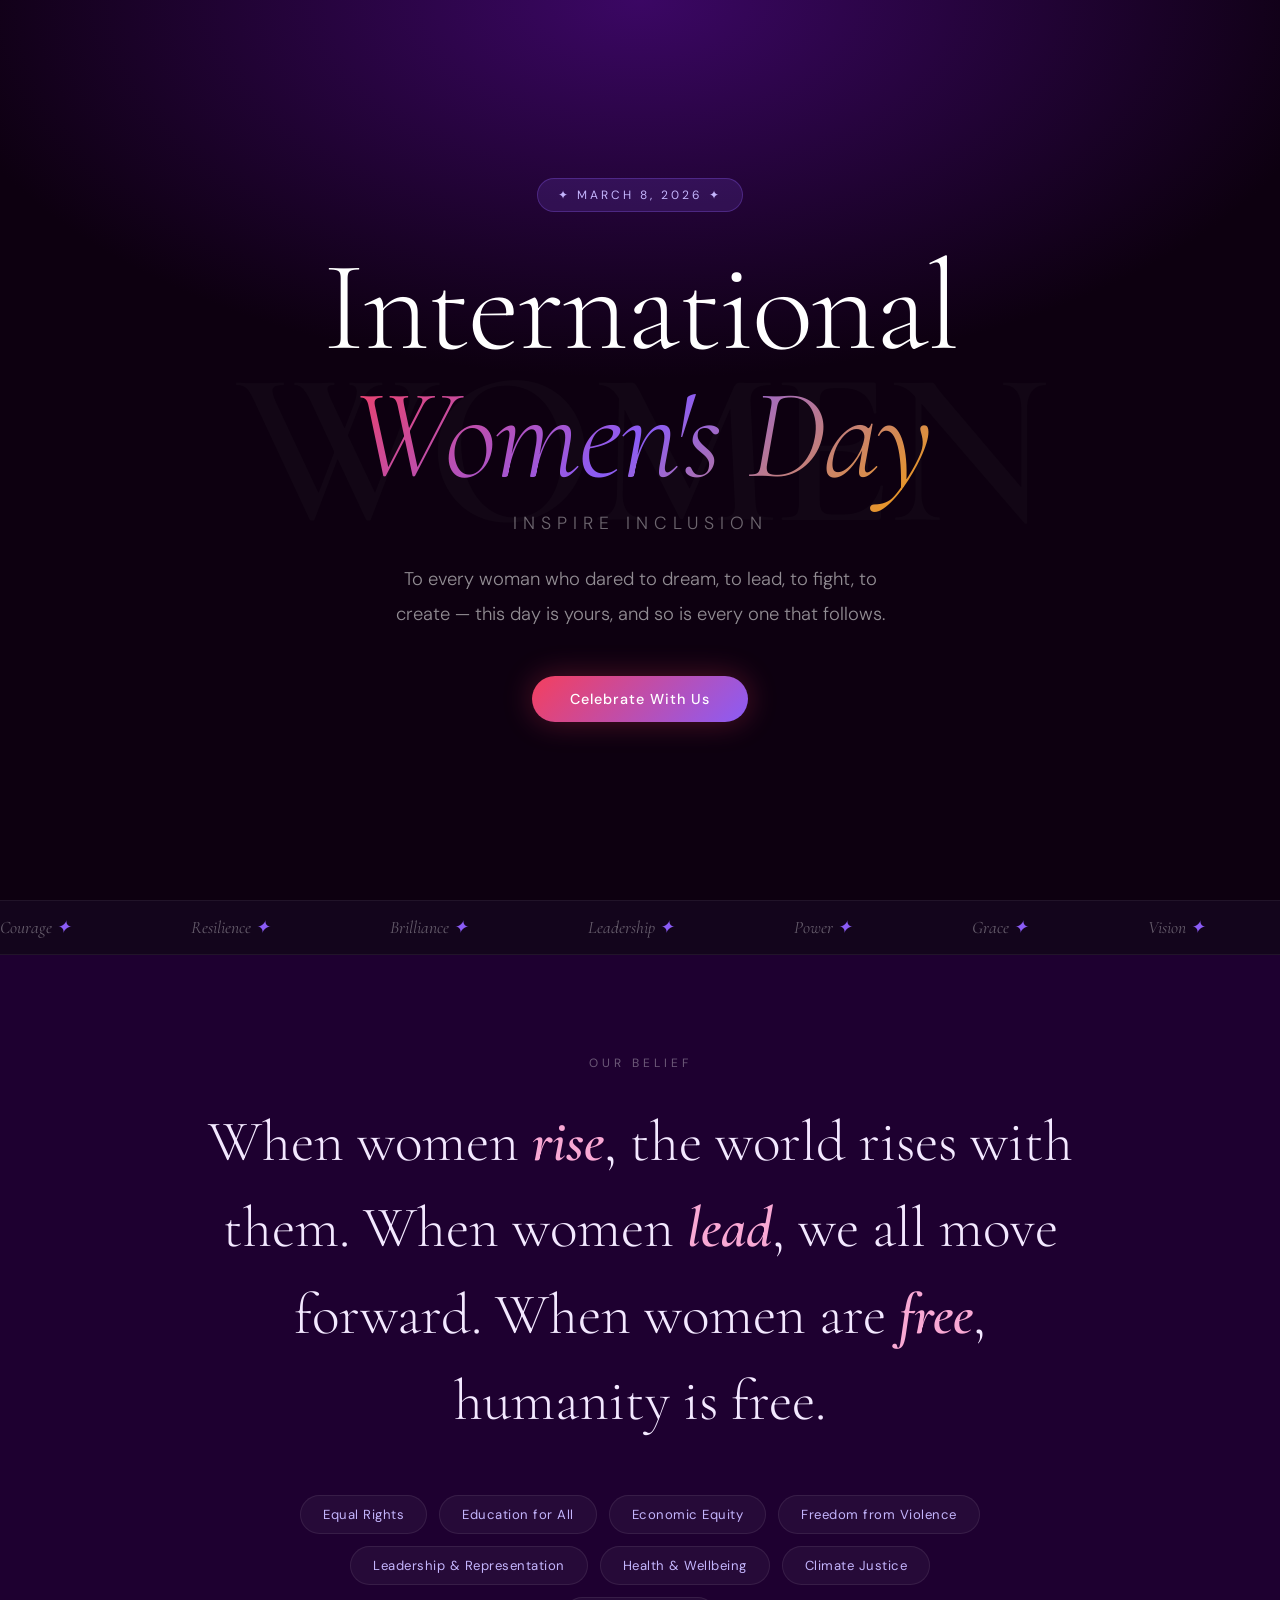
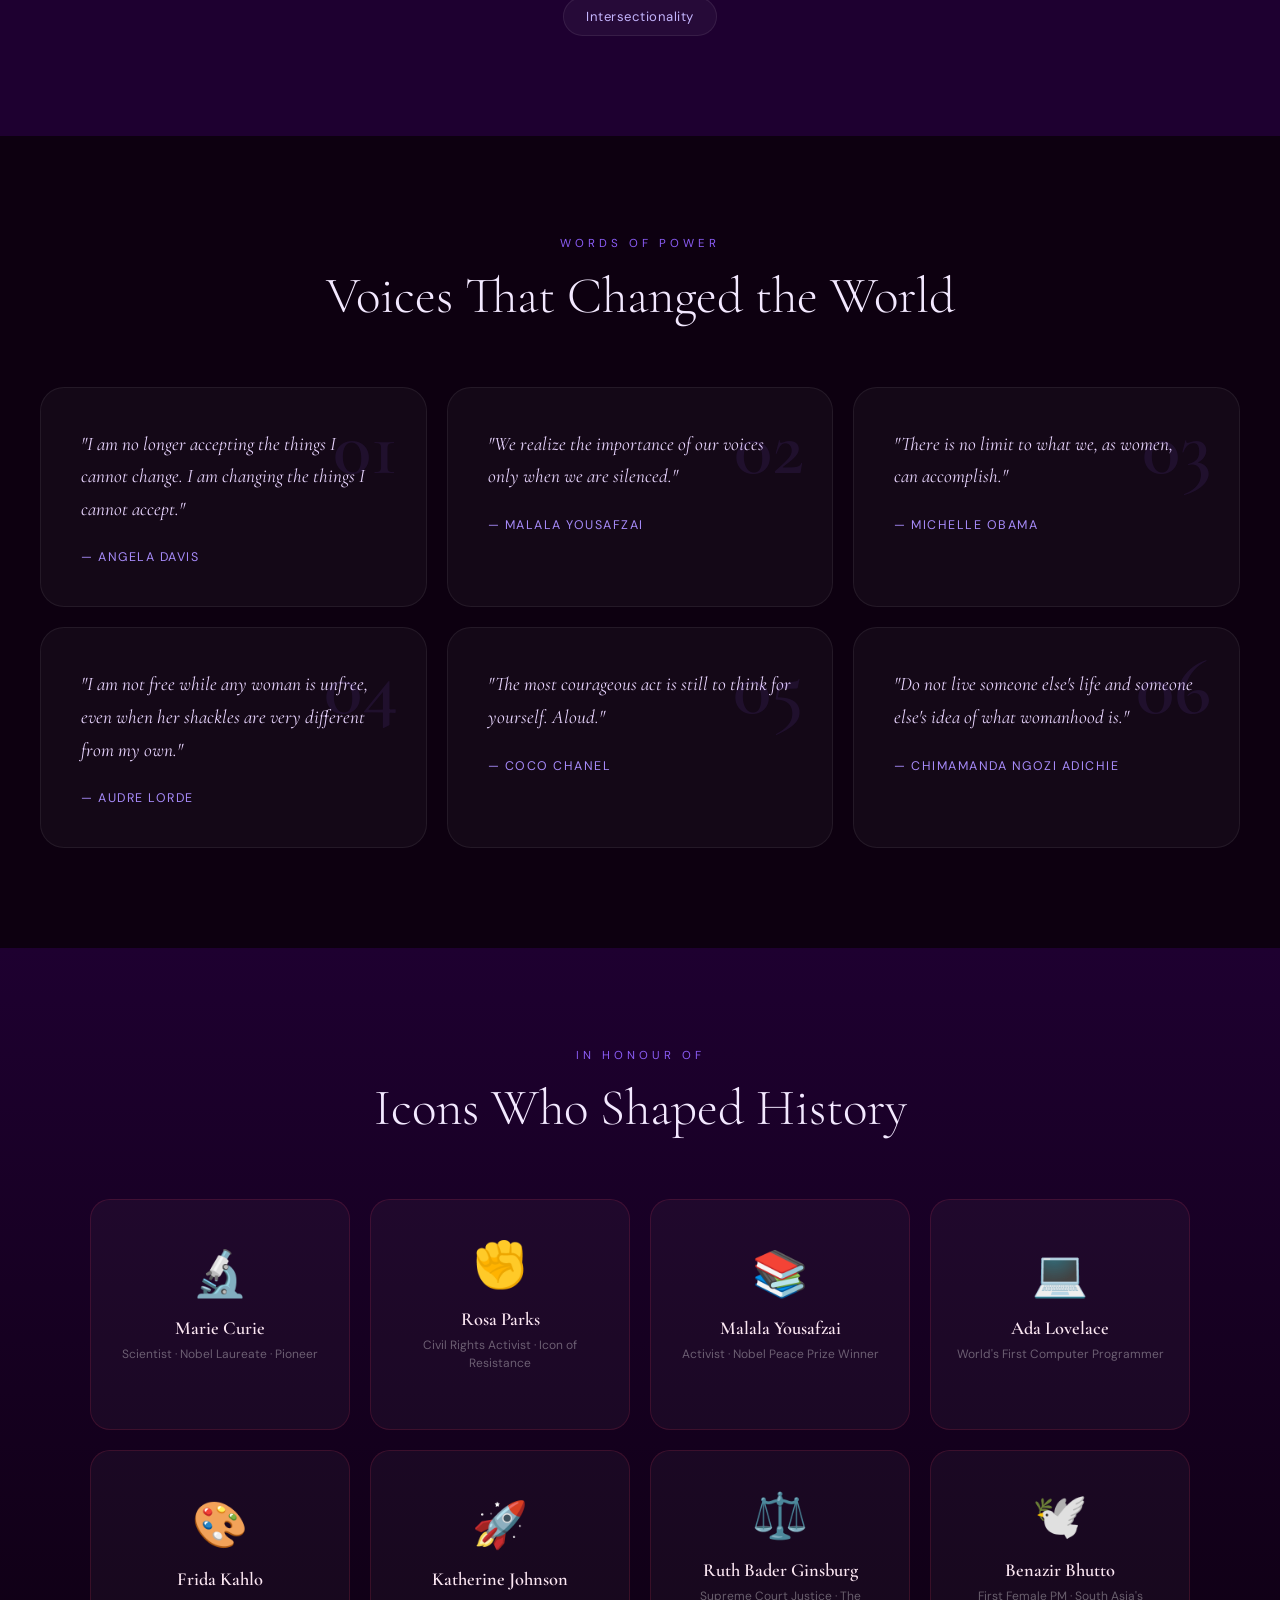
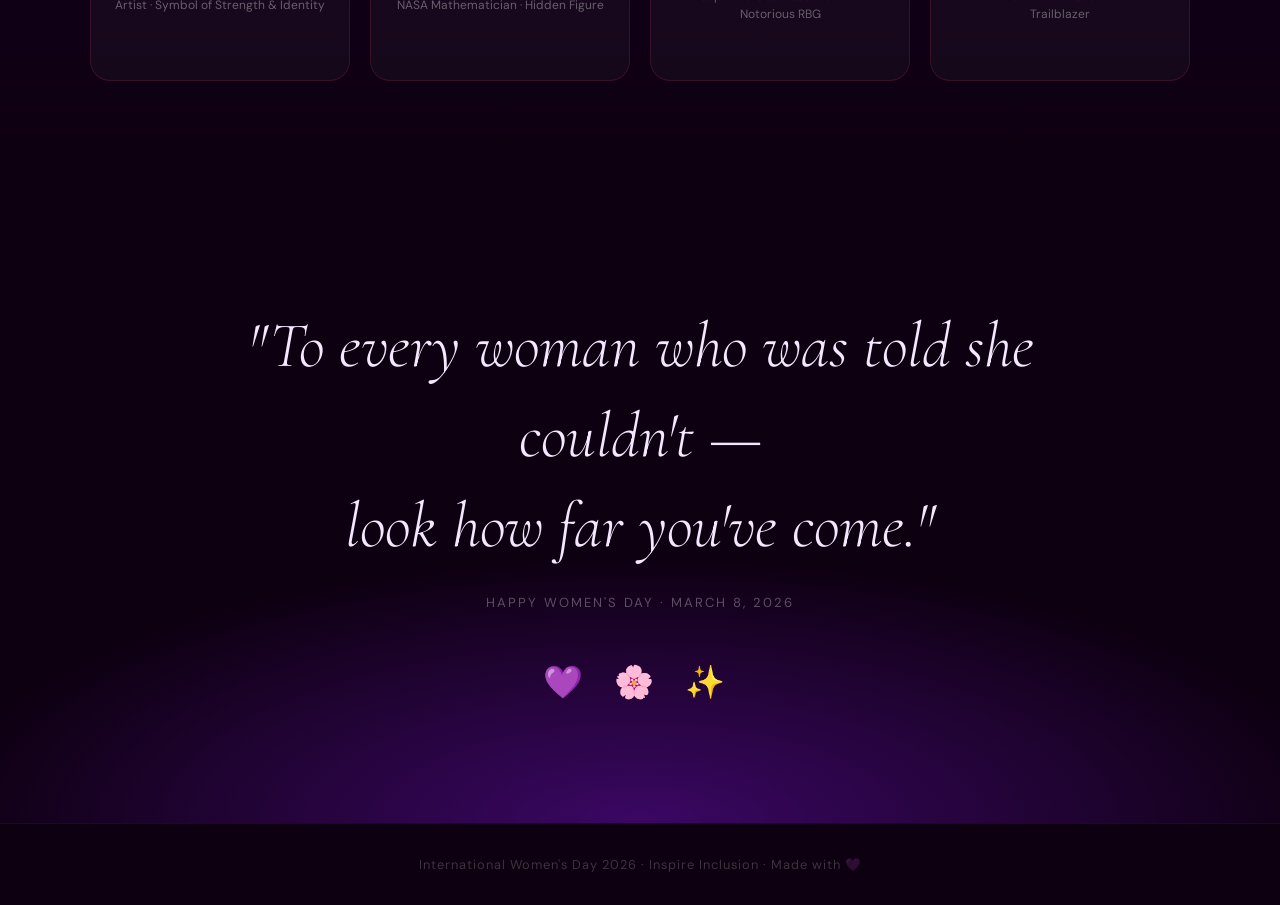
<file: index.html>
<!DOCTYPE html>
<html lang="en">
<head>
  <meta charset="UTF-8"/>
  <meta name="viewport" content="width=device-width, initial-scale=1.0"/>
  <title>International Women's Day 2026</title>
  <style>
    @import url('https://fonts.googleapis.com/css2?family=Cormorant+Garamond:ital,wght@0,300;0,600;1,300;1,600&family=DM+Sans:wght@300;400;500&display=swap');

    *, *::before, *::after { margin: 0; padding: 0; box-sizing: border-box; }

    :root {
      --rose: #f43f5e;
      --violet: #8b5cf6;
      --gold: #f59e0b;
      --dark: #0d0010;
      --mid: #1e0030;
    }

    html { scroll-behavior: smooth; }

    body {
      font-family: 'DM Sans', sans-serif;
      background: var(--dark);
      color: #fff;
      overflow-x: hidden;
    }

    /* CURSOR GLOW */
    .cursor-glow {
      position: fixed;
      width: 400px; height: 400px;
      border-radius: 50%;
      background: radial-gradient(circle, rgba(139,92,246,0.12) 0%, transparent 70%);
      pointer-events: none;
      transform: translate(-50%, -50%);
      z-index: 0;
      transition: left 0.08s, top 0.08s;
    }

    /* ── HERO ── */
    .hero {
      position: relative;
      min-height: 100vh;
      display: flex;
      flex-direction: column;
      align-items: center;
      justify-content: center;
      text-align: center;
      padding: 40px 24px;
      overflow: hidden;
      background: radial-gradient(ellipse 80% 60% at 50% 0%, #3b0764 0%, var(--dark) 70%);
    }

    .hero-bg-text {
      position: absolute;
      font-family: 'Cormorant Garamond', serif;
      font-size: clamp(80px, 20vw, 220px);
      font-weight: 600;
      color: rgba(255,255,255,0.025);
      letter-spacing: -5px;
      user-select: none;
      white-space: nowrap;
      top: 50%; left: 50%;
      transform: translate(-50%, -50%);
    }

    .hero-content { position: relative; z-index: 1; }

    .hero-eyebrow {
      display: inline-flex;
      align-items: center;
      gap: 10px;
      background: rgba(139,92,246,0.15);
      border: 1px solid rgba(139,92,246,0.3);
      padding: 8px 20px;
      border-radius: 100px;
      font-size: 0.75rem;
      letter-spacing: 3px;
      text-transform: uppercase;
      color: #c4b5fd;
      margin-bottom: 32px;
    }

    h1 {
      font-family: 'Cormorant Garamond', serif;
      font-size: clamp(3.5rem, 10vw, 9rem);
      font-weight: 300;
      line-height: 1;
      letter-spacing: -2px;
      margin-bottom: 12px;
    }

    h1 em {
      font-style: italic;
      background: linear-gradient(135deg, #f43f5e, #8b5cf6, #f59e0b);
      -webkit-background-clip: text;
      -webkit-text-fill-color: transparent;
      background-clip: text;
    }

    .hero-date {
      font-size: clamp(0.85rem, 2vw, 1.1rem);
      font-weight: 300;
      color: rgba(255,255,255,0.4);
      letter-spacing: 6px;
      text-transform: uppercase;
      margin-bottom: 28px;
    }

    .hero-tagline {
      font-size: clamp(0.95rem, 1.8vw, 1.15rem);
      color: rgba(255,255,255,0.55);
      max-width: 520px;
      margin: 0 auto 44px;
      line-height: 1.9;
      font-weight: 300;
    }

    .hero-cta {
      display: inline-block;
      background: linear-gradient(135deg, var(--rose), var(--violet));
      padding: 14px 38px;
      border-radius: 100px;
      font-size: 0.9rem;
      font-weight: 500;
      letter-spacing: 1px;
      text-decoration: none;
      color: #fff;
      transition: transform 0.2s, box-shadow 0.2s;
      box-shadow: 0 0 30px rgba(244,63,94,0.3);
    }

    .hero-cta:hover {
      transform: translateY(-3px);
      box-shadow: 0 12px 40px rgba(244,63,94,0.45);
    }

    /* ── MARQUEE ── */
    .marquee-wrap {
      overflow: hidden;
      border-top: 1px solid rgba(255,255,255,0.06);
      border-bottom: 1px solid rgba(255,255,255,0.06);
      padding: 16px 0;
      background: rgba(139,92,246,0.05);
    }

    .marquee-track {
      display: flex;
      gap: 60px;
      animation: marquee 22s linear infinite;
      white-space: nowrap;
    }

    .marquee-item {
      font-family: 'Cormorant Garamond', serif;
      font-size: 1.1rem;
      font-style: italic;
      color: rgba(255,255,255,0.35);
      flex-shrink: 0;
    }

    .marquee-item span { color: var(--violet); margin-right: 60px; }

    @keyframes marquee {
      from { transform: translateX(0); }
      to { transform: translateX(-50%); }
    }

    /* ── MANIFESTO ── */
    .manifesto {
      padding: 100px 24px;
      background: var(--mid);
      text-align: center;
    }

    .manifesto h2 {
      font-family: 'Cormorant Garamond', serif;
      font-size: clamp(1.8rem, 4.5vw, 3.8rem);
      font-weight: 300;
      line-height: 1.5;
      max-width: 900px;
      margin: 0 auto 50px;
      color: #f3e8ff;
    }

    .manifesto h2 strong {
      font-weight: 600;
      font-style: italic;
      color: #f9a8d4;
    }

    .manifesto-sub {
      color: rgba(255,255,255,0.35);
      font-size: 0.75rem;
      letter-spacing: 4px;
      text-transform: uppercase;
      margin-bottom: 28px;
    }

    .pillars {
      display: flex;
      justify-content: center;
      flex-wrap: wrap;
      gap: 12px;
      max-width: 700px;
      margin: 0 auto;
    }

    .pillar {
      background: rgba(255,255,255,0.04);
      border: 1px solid rgba(255,255,255,0.08);
      border-radius: 100px;
      padding: 10px 22px;
      font-size: 0.82rem;
      color: #c4b5fd;
      letter-spacing: 0.5px;
      transition: background 0.2s, border-color 0.2s;
    }

    .pillar:hover {
      background: rgba(139,92,246,0.15);
      border-color: rgba(139,92,246,0.4);
    }

    /* ── QUOTES ── */
    .quotes {
      padding: 100px 24px;
      background: var(--dark);
    }

    .section-label {
      text-align: center;
      font-size: 0.72rem;
      letter-spacing: 4px;
      text-transform: uppercase;
      color: var(--violet);
      margin-bottom: 14px;
    }

    .section-heading {
      font-family: 'Cormorant Garamond', serif;
      font-size: clamp(2rem, 4vw, 3.5rem);
      font-weight: 300;
      text-align: center;
      color: #f3e8ff;
      margin-bottom: 60px;
    }

    .quotes-grid {
      display: grid;
      grid-template-columns: repeat(auto-fit, minmax(300px, 1fr));
      gap: 20px;
      max-width: 1200px;
      margin: 0 auto;
    }

    .quote-card {
      background: rgba(255,255,255,0.03);
      border: 1px solid rgba(255,255,255,0.07);
      border-radius: 24px;
      padding: 40px;
      position: relative;
      overflow: hidden;
      transition: transform 0.3s, border-color 0.3s;
    }

    .quote-card::before {
      content: '';
      position: absolute;
      top: 0; left: 0; right: 0;
      height: 2px;
      background: linear-gradient(90deg, transparent, var(--violet), transparent);
      opacity: 0;
      transition: opacity 0.3s;
    }

    .quote-card:hover { transform: translateY(-6px); border-color: rgba(139,92,246,0.3); }
    .quote-card:hover::before { opacity: 1; }

    .quote-number {
      font-family: 'Cormorant Garamond', serif;
      font-size: 5rem;
      font-weight: 600;
      color: rgba(139,92,246,0.1);
      line-height: 1;
      position: absolute;
      top: 20px; right: 28px;
    }

    .quote-text {
      font-family: 'Cormorant Garamond', serif;
      font-size: 1.2rem;
      font-style: italic;
      color: #e9d5ff;
      line-height: 1.7;
      margin-bottom: 20px;
    }

    .quote-author {
      font-size: 0.78rem;
      color: #a78bfa;
      letter-spacing: 1.5px;
      text-transform: uppercase;
    }

    /* ── ICONS ── */
    .icons-section {
      padding: 100px 24px;
      background: linear-gradient(180deg, var(--mid) 0%, var(--dark) 100%);
    }

    .icons-grid {
      display: grid;
      grid-template-columns: repeat(auto-fill, minmax(220px, 1fr));
      gap: 20px;
      max-width: 1100px;
      margin: 0 auto;
    }

    .icon-card {
      display: flex;
      flex-direction: column;
      align-items: center;
      justify-content: center;
      background: rgba(255,255,255,0.03);
      border: 1px solid rgba(244,63,94,0.15);
      border-radius: 20px;
      padding: 36px 20px 28px;
      text-align: center;
      text-decoration: none;
      color: inherit;
      cursor: pointer;
      transition: transform 0.3s, border-color 0.3s, background 0.3s, box-shadow 0.3s;
      min-height: 190px;
    }

    .icon-card:hover {
      transform: translateY(-8px);
      border-color: rgba(244,63,94,0.5);
      background: rgba(244,63,94,0.06);
      box-shadow: 0 20px 40px rgba(244,63,94,0.12);
    }

    .icon-emoji {
      font-size: 2.8rem;
      display: block;
      margin-bottom: 14px;
    }

    .icon-name {
      font-family: 'Cormorant Garamond', serif;
      font-size: 1.15rem;
      font-weight: 600;
      color: #fce7f3;
      margin-bottom: 6px;
    }

    .icon-role {
      font-size: 0.75rem;
      color: rgba(255,255,255,0.35);
      line-height: 1.5;
    }

    .icon-hint {
      font-size: 0.72rem;
      color: rgba(244,63,94,0.6);
      letter-spacing: 1px;
      margin-top: 14px;
      opacity: 0;
      transition: opacity 0.3s;
    }

    .icon-card:hover .icon-hint { opacity: 1; }

    /* ── FINALE ── */
    .finale {
      padding: 120px 24px;
      text-align: center;
      background: radial-gradient(ellipse 80% 60% at 50% 100%, #3b0764 0%, var(--dark) 70%);
    }

    .finale-quote {
      font-family: 'Cormorant Garamond', serif;
      font-size: clamp(1.8rem, 5vw, 4rem);
      font-weight: 300;
      font-style: italic;
      line-height: 1.4;
      max-width: 800px;
      margin: 0 auto 24px;
      color: #f3e8ff;
    }

    .finale-attr {
      font-size: 0.82rem;
      color: rgba(255,255,255,0.3);
      letter-spacing: 2px;
      text-transform: uppercase;
      margin-bottom: 50px;
    }

    .finale-emojis {
      font-size: 2rem;
      letter-spacing: 12px;
      animation: pulse 2s ease-in-out infinite;
    }

    @keyframes pulse {
      0%, 100% { transform: scale(1); }
      50% { transform: scale(1.08); }
    }

    /* ── FOOTER ── */
    footer {
      padding: 32px 24px;
      text-align: center;
      border-top: 1px solid rgba(255,255,255,0.05);
      color: rgba(255,255,255,0.2);
      font-size: 0.8rem;
      letter-spacing: 1px;
    }

    /* ── RESPONSIVE ── */
    @media (max-width: 600px) {
      .icons-grid { grid-template-columns: repeat(2, 1fr); }
      .quotes-grid { grid-template-columns: 1fr; }
    }
  </style>
</head>
<body>

  <div class="cursor-glow" id="glow"></div>

  <!-- HERO -->
  <section class="hero">
    <div class="hero-bg-text">WOMEN</div>
    <div class="hero-content">
      <div class="hero-eyebrow">✦ March 8, 2026 ✦</div>
      <h1>International<br/><em>Women's Day</em></h1>
      <p class="hero-date">Inspire Inclusion</p>
      <p class="hero-tagline">
        To every woman who dared to dream, to lead, to fight, to create —
        this day is yours, and so is every one that follows.
      </p>
      <a href="#quotes" class="hero-cta">Celebrate With Us</a>
    </div>
  </section>

  <!-- MARQUEE -->
  <div class="marquee-wrap">
    <div class="marquee-track">
      <span class="marquee-item">Courage <span>✦</span></span>
      <span class="marquee-item">Resilience <span>✦</span></span>
      <span class="marquee-item">Brilliance <span>✦</span></span>
      <span class="marquee-item">Leadership <span>✦</span></span>
      <span class="marquee-item">Power <span>✦</span></span>
      <span class="marquee-item">Grace <span>✦</span></span>
      <span class="marquee-item">Vision <span>✦</span></span>
      <span class="marquee-item">Strength <span>✦</span></span>
      <span class="marquee-item">Courage <span>✦</span></span>
      <span class="marquee-item">Resilience <span>✦</span></span>
      <span class="marquee-item">Brilliance <span>✦</span></span>
      <span class="marquee-item">Leadership <span>✦</span></span>
      <span class="marquee-item">Power <span>✦</span></span>
      <span class="marquee-item">Grace <span>✦</span></span>
      <span class="marquee-item">Vision <span>✦</span></span>
      <span class="marquee-item">Strength <span>✦</span></span>
    </div>
  </div>

  <!-- MANIFESTO -->
  <section class="manifesto">
    <p class="manifesto-sub">Our Belief</p>
    <h2>
      When women <strong>rise</strong>, the world rises with them.
      When women <strong>lead</strong>, we all move forward.
      When women are <strong>free</strong>, humanity is free.
    </h2>
    <div class="pillars">
      <div class="pillar">Equal Rights</div>
      <div class="pillar">Education for All</div>
      <div class="pillar">Economic Equity</div>
      <div class="pillar">Freedom from Violence</div>
      <div class="pillar">Leadership & Representation</div>
      <div class="pillar">Health & Wellbeing</div>
      <div class="pillar">Climate Justice</div>
      <div class="pillar">Intersectionality</div>
    </div>
  </section>

  <!-- QUOTES -->
  <section class="quotes" id="quotes">
    <p class="section-label">Words of Power</p>
    <h2 class="section-heading">Voices That Changed the World</h2>
    <div class="quotes-grid">
      <div class="quote-card">
        <div class="quote-number">01</div>
        <p class="quote-text">"I am no longer accepting the things I cannot change. I am changing the things I cannot accept."</p>
        <span class="quote-author">— Angela Davis</span>
      </div>
      <div class="quote-card">
        <div class="quote-number">02</div>
        <p class="quote-text">"We realize the importance of our voices only when we are silenced."</p>
        <span class="quote-author">— Malala Yousafzai</span>
      </div>
      <div class="quote-card">
        <div class="quote-number">03</div>
        <p class="quote-text">"There is no limit to what we, as women, can accomplish."</p>
        <span class="quote-author">— Michelle Obama</span>
      </div>
      <div class="quote-card">
        <div class="quote-number">04</div>
        <p class="quote-text">"I am not free while any woman is unfree, even when her shackles are very different from my own."</p>
        <span class="quote-author">— Audre Lorde</span>
      </div>
      <div class="quote-card">
        <div class="quote-number">05</div>
        <p class="quote-text">"The most courageous act is still to think for yourself. Aloud."</p>
        <span class="quote-author">— Coco Chanel</span>
      </div>
      <div class="quote-card">
        <div class="quote-number">06</div>
        <p class="quote-text">"Do not live someone else's life and someone else's idea of what womanhood is."</p>
        <span class="quote-author">— Chimamanda Ngozi Adichie</span>
      </div>
    </div>
  </section>

  <!-- ICONS -->
  <section class="icons-section">
    <p class="section-label">In Honour Of</p>
    <h2 class="section-heading">Icons Who Shaped History</h2>
    <div class="icons-grid">
      <a href="marie-curie.html" class="icon-card">
        <span class="icon-emoji">🔬</span>
        <div class="icon-name">Marie Curie</div>
        <div class="icon-role">Scientist · Nobel Laureate · Pioneer</div>
        <div class="icon-hint">Tap to learn more →</div>
      </a>
      <a href="rosa-parks.html" class="icon-card">
        <span class="icon-emoji">✊</span>
        <div class="icon-name">Rosa Parks</div>
        <div class="icon-role">Civil Rights Activist · Icon of Resistance</div>
        <div class="icon-hint">Tap to learn more →</div>
      </a>
      <a href="malala.html" class="icon-card">
        <span class="icon-emoji">📚</span>
        <div class="icon-name">Malala Yousafzai</div>
        <div class="icon-role">Activist · Nobel Peace Prize Winner</div>
        <div class="icon-hint">Tap to learn more →</div>
      </a>
      <a href="ada.html" class="icon-card">
        <span class="icon-emoji">💻</span>
        <div class="icon-name">Ada Lovelace</div>
        <div class="icon-role">World's First Computer Programmer</div>
        <div class="icon-hint">Tap to learn more →</div>
      </a>
      <a href="frida.html" class="icon-card">
        <span class="icon-emoji">🎨</span>
        <div class="icon-name">Frida Kahlo</div>
        <div class="icon-role">Artist · Symbol of Strength & Identity</div>
        <div class="icon-hint">Tap to learn more →</div>
      </a>
      <a href="katherine.html" class="icon-card">
        <span class="icon-emoji">🚀</span>
        <div class="icon-name">Katherine Johnson</div>
        <div class="icon-role">NASA Mathematician · Hidden Figure</div>
        <div class="icon-hint">Tap to learn more →</div>
      </a>
      <a href="ruth.html" class="icon-card">
        <span class="icon-emoji">⚖️</span>
        <div class="icon-name">Ruth Bader Ginsburg</div>
        <div class="icon-role">Supreme Court Justice · The Notorious RBG</div>
        <div class="icon-hint">Tap to learn more →</div>
      </a>
      <a href="benazir.html" class="icon-card">
        <span class="icon-emoji">🕊️</span>
        <div class="icon-name">Benazir Bhutto</div>
        <div class="icon-role">First Female PM · South Asia's Trailblazer</div>
        <div class="icon-hint">Tap to learn more →</div>
      </a>
    </div>
  </section>

  <!-- FINALE -->
  <section class="finale">
    <p class="finale-quote">
      "To every woman who was told she couldn't —<br/>
      look how far you've come."
    </p>
    <p class="finale-attr">Happy Women's Day · March 8, 2026</p>
    <div class="finale-emojis">💜 🌸 ✨</div>
  </section>

  <!-- FOOTER -->
  <footer>
    <p>International Women's Day 2026 · Inspire Inclusion · Made with 💜</p>
  </footer>

  <script>
    const glow = document.getElementById('glow');
    document.addEventListener('mousemove', e => {
      glow.style.left = e.clientX + 'px';
      glow.style.top = e.clientY + 'px';
    });
  </script>

</body>
</html>
</file>
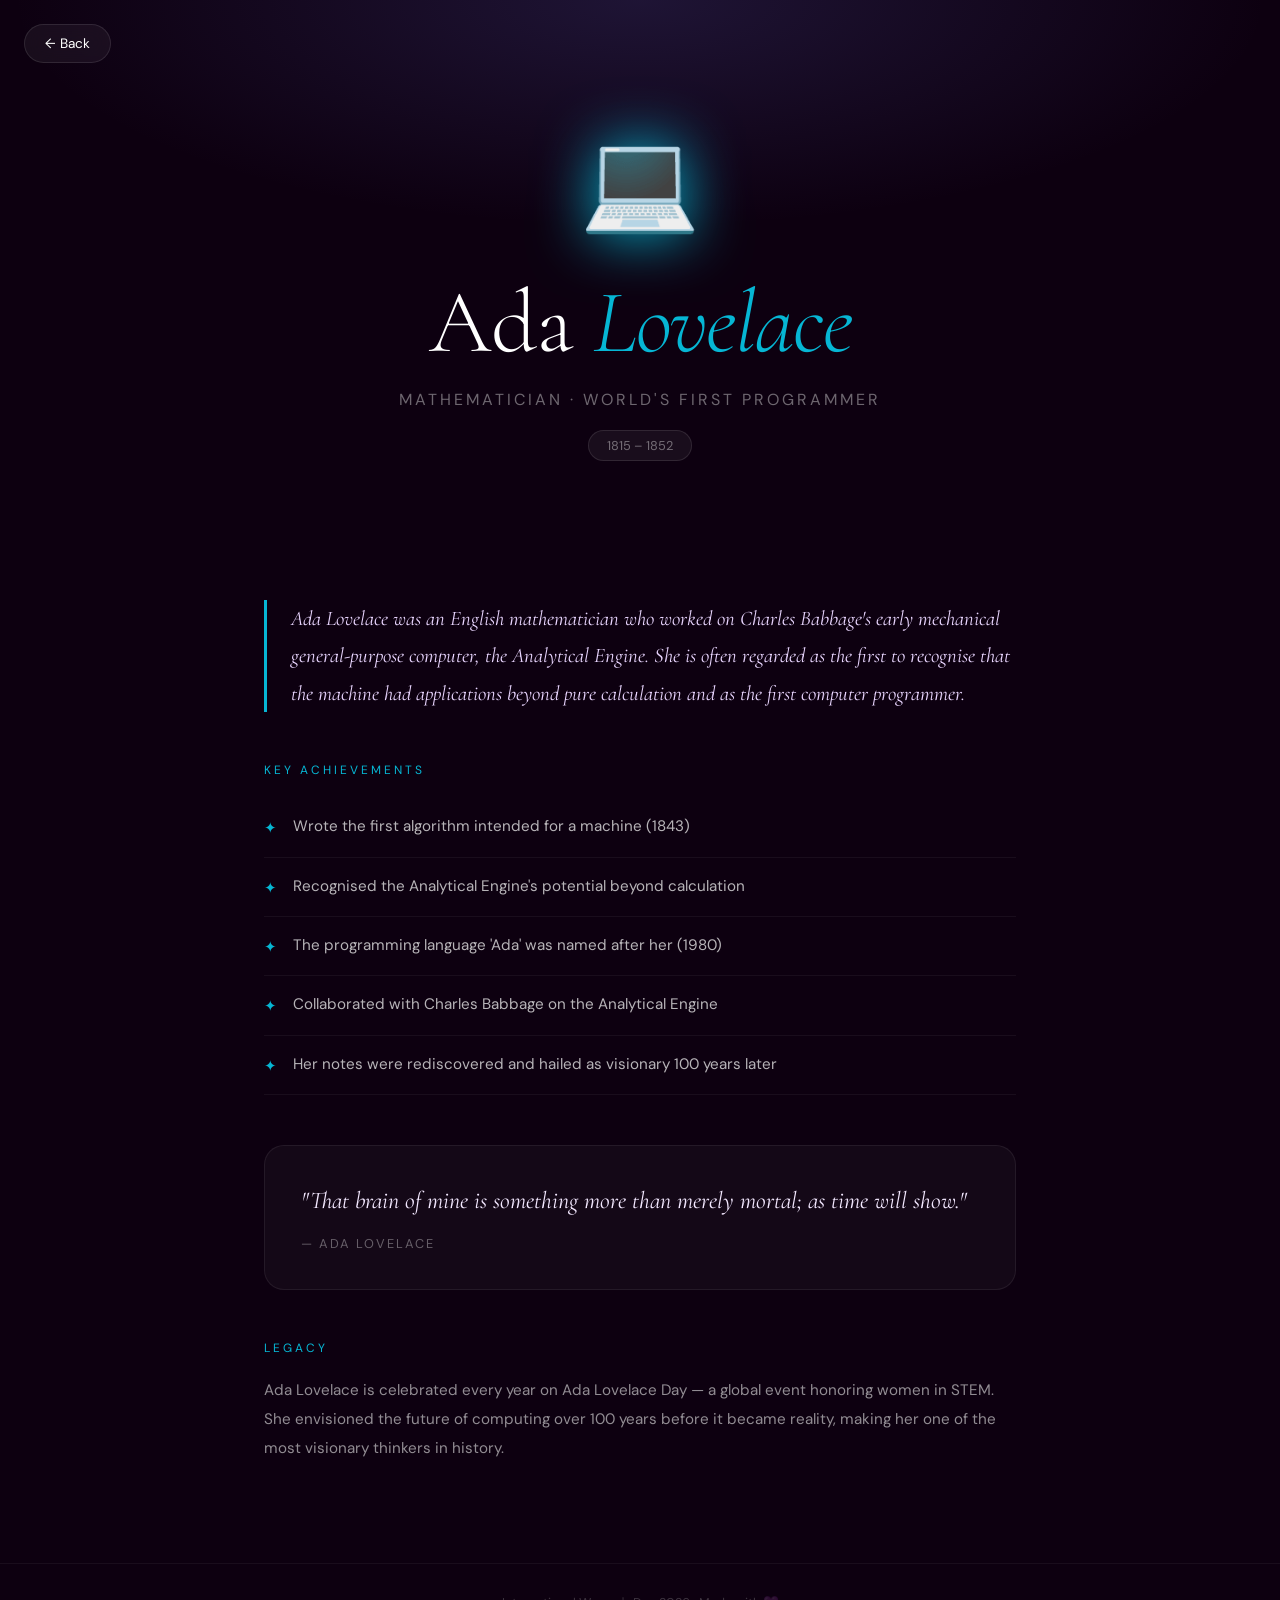
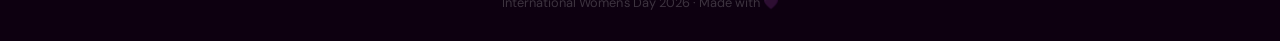
<file: ada.html>
<!DOCTYPE html>
<html lang="en">
<head>
  <meta charset="UTF-8"/><meta name="viewport" content="width=device-width, initial-scale=1.0"/>
  <title>Ada Lovelace · Women's Day 2026</title>
  <link rel="stylesheet" href="woman.css"/>
  <style>:root { --accent: #06b6d4; --accent-dim: rgba(100,100,200,0.2); }</style>
</head>
<body>
  <a href="index.html" class="back-btn">← Back</a>
  <section class="hero">
    <span class="emoji-avatar">💻</span>
    <h1>Ada <em>Lovelace</em></h1>
    <p class="tagline">Mathematician · World's First Programmer</p>
    <span class="years">1815 – 1852</span>
  </section>
  <div class="content">
    <p class="bio">Ada Lovelace was an English mathematician who worked on Charles Babbage's early mechanical general-purpose computer, the Analytical Engine. She is often regarded as the first to recognise that the machine had applications beyond pure calculation and as the first computer programmer.</p>
    <p class="section-title">Key Achievements</p>
    <ul class="achievements">
      <li>Wrote the first algorithm intended for a machine (1843)</li><li>Recognised the Analytical Engine's potential beyond calculation</li><li>The programming language 'Ada' was named after her (1980)</li><li>Collaborated with Charles Babbage on the Analytical Engine</li><li>Her notes were rediscovered and hailed as visionary 100 years later</li>
    </ul>
    <div class="quote-block">
      <p>"That brain of mine is something more than merely mortal; as time will show."</p>
      <span>— Ada Lovelace</span>
    </div>
    <p class="section-title">Legacy</p>
    <p class="legacy">Ada Lovelace is celebrated every year on Ada Lovelace Day — a global event honoring women in STEM. She envisioned the future of computing over 100 years before it became reality, making her one of the most visionary thinkers in history.</p>
  </div>
  <footer>International Women's Day 2026 · Made with 💜</footer>
</body>
</html>
</file>
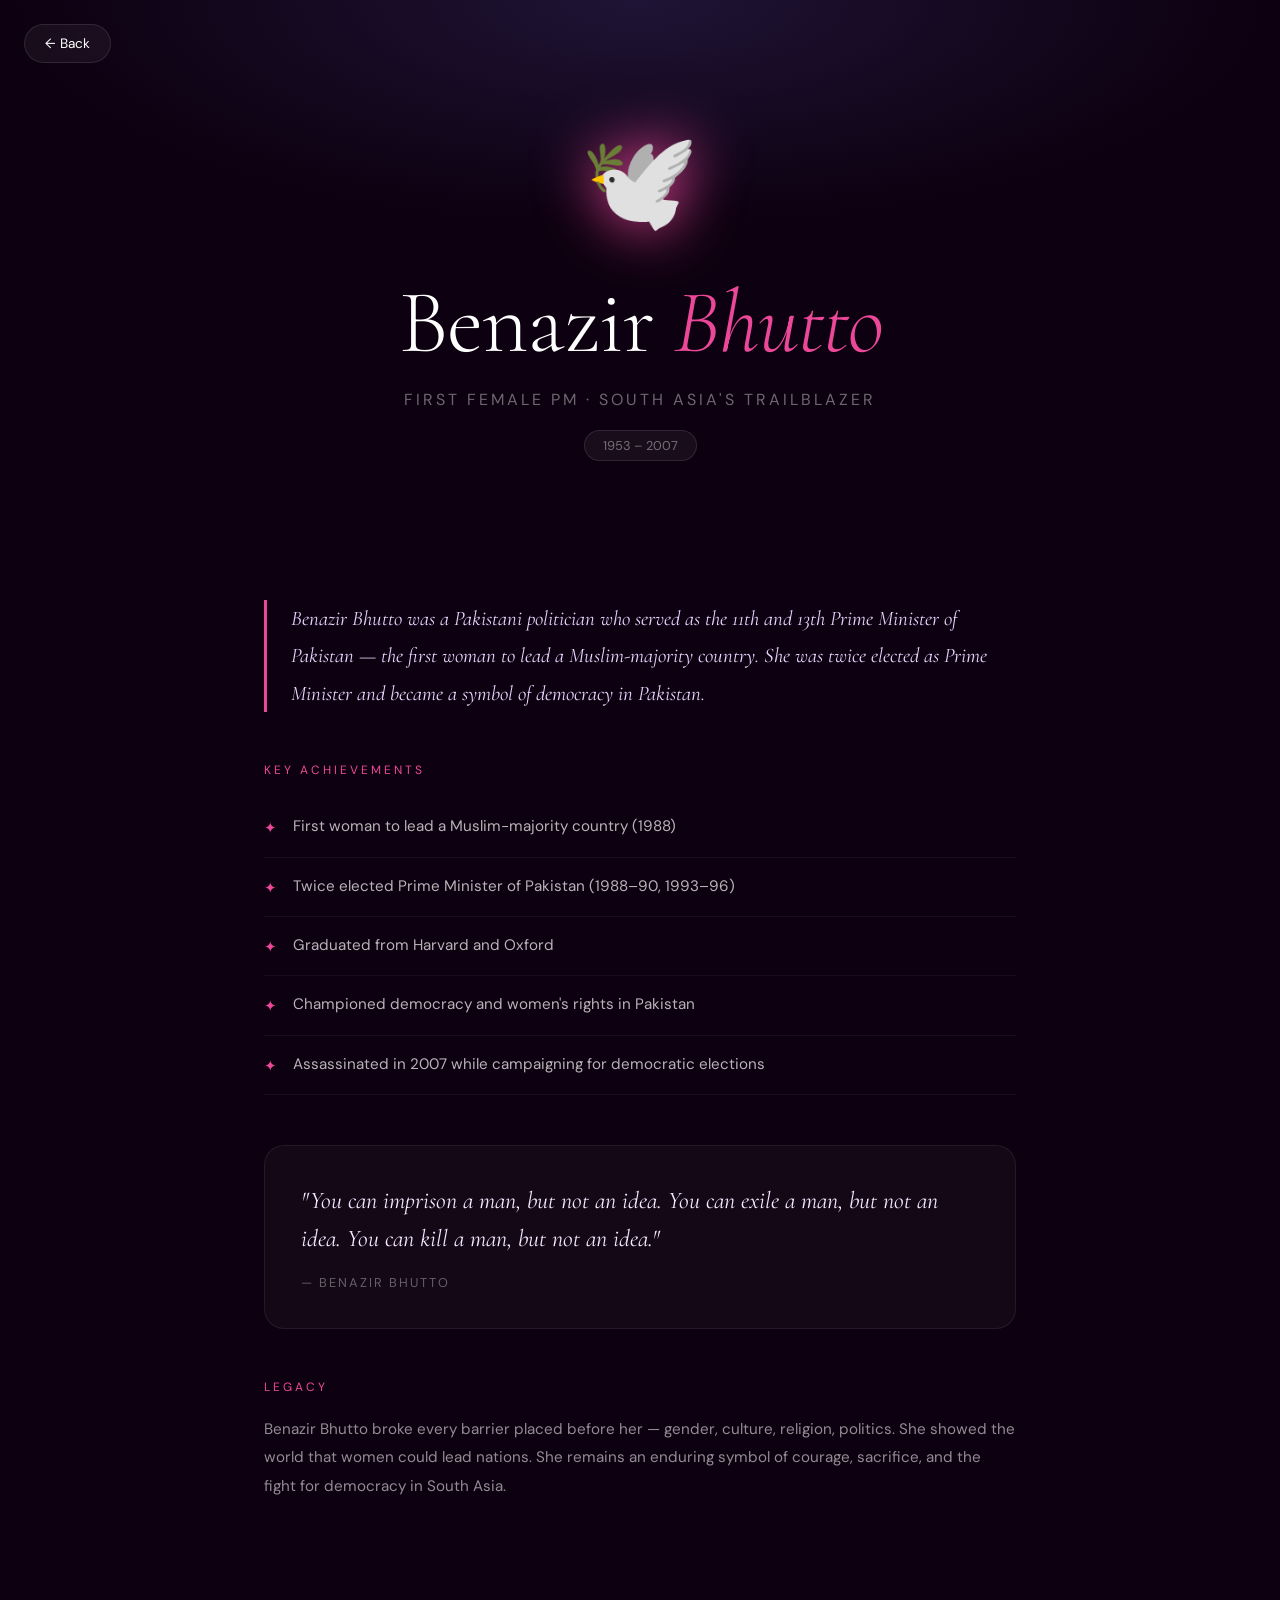
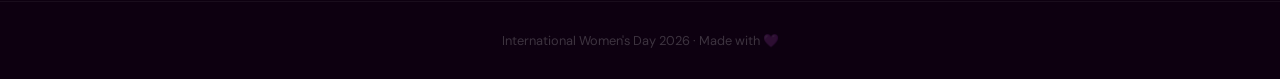
<file: benazir.html>
<!DOCTYPE html>
<html lang="en">
<head>
  <meta charset="UTF-8"/><meta name="viewport" content="width=device-width, initial-scale=1.0"/>
  <title>Benazir Bhutto · Women's Day 2026</title>
  <link rel="stylesheet" href="woman.css"/>
  <style>:root { --accent: #ec4899; --accent-dim: rgba(100,100,200,0.2); }</style>
</head>
<body>
  <a href="index.html" class="back-btn">← Back</a>
  <section class="hero">
    <span class="emoji-avatar">🕊️</span>
    <h1>Benazir <em>Bhutto</em></h1>
    <p class="tagline">First Female PM · South Asia's Trailblazer</p>
    <span class="years">1953 – 2007</span>
  </section>
  <div class="content">
    <p class="bio">Benazir Bhutto was a Pakistani politician who served as the 11th and 13th Prime Minister of Pakistan — the first woman to lead a Muslim-majority country. She was twice elected as Prime Minister and became a symbol of democracy in Pakistan.</p>
    <p class="section-title">Key Achievements</p>
    <ul class="achievements">
      <li>First woman to lead a Muslim-majority country (1988)</li><li>Twice elected Prime Minister of Pakistan (1988–90, 1993–96)</li><li>Graduated from Harvard and Oxford</li><li>Championed democracy and women's rights in Pakistan</li><li>Assassinated in 2007 while campaigning for democratic elections</li>
    </ul>
    <div class="quote-block">
      <p>"You can imprison a man, but not an idea. You can exile a man, but not an idea. You can kill a man, but not an idea."</p>
      <span>— Benazir Bhutto</span>
    </div>
    <p class="section-title">Legacy</p>
    <p class="legacy">Benazir Bhutto broke every barrier placed before her — gender, culture, religion, politics. She showed the world that women could lead nations. She remains an enduring symbol of courage, sacrifice, and the fight for democracy in South Asia.</p>
  </div>
  <footer>International Women's Day 2026 · Made with 💜</footer>
</body>
</html>
</file>
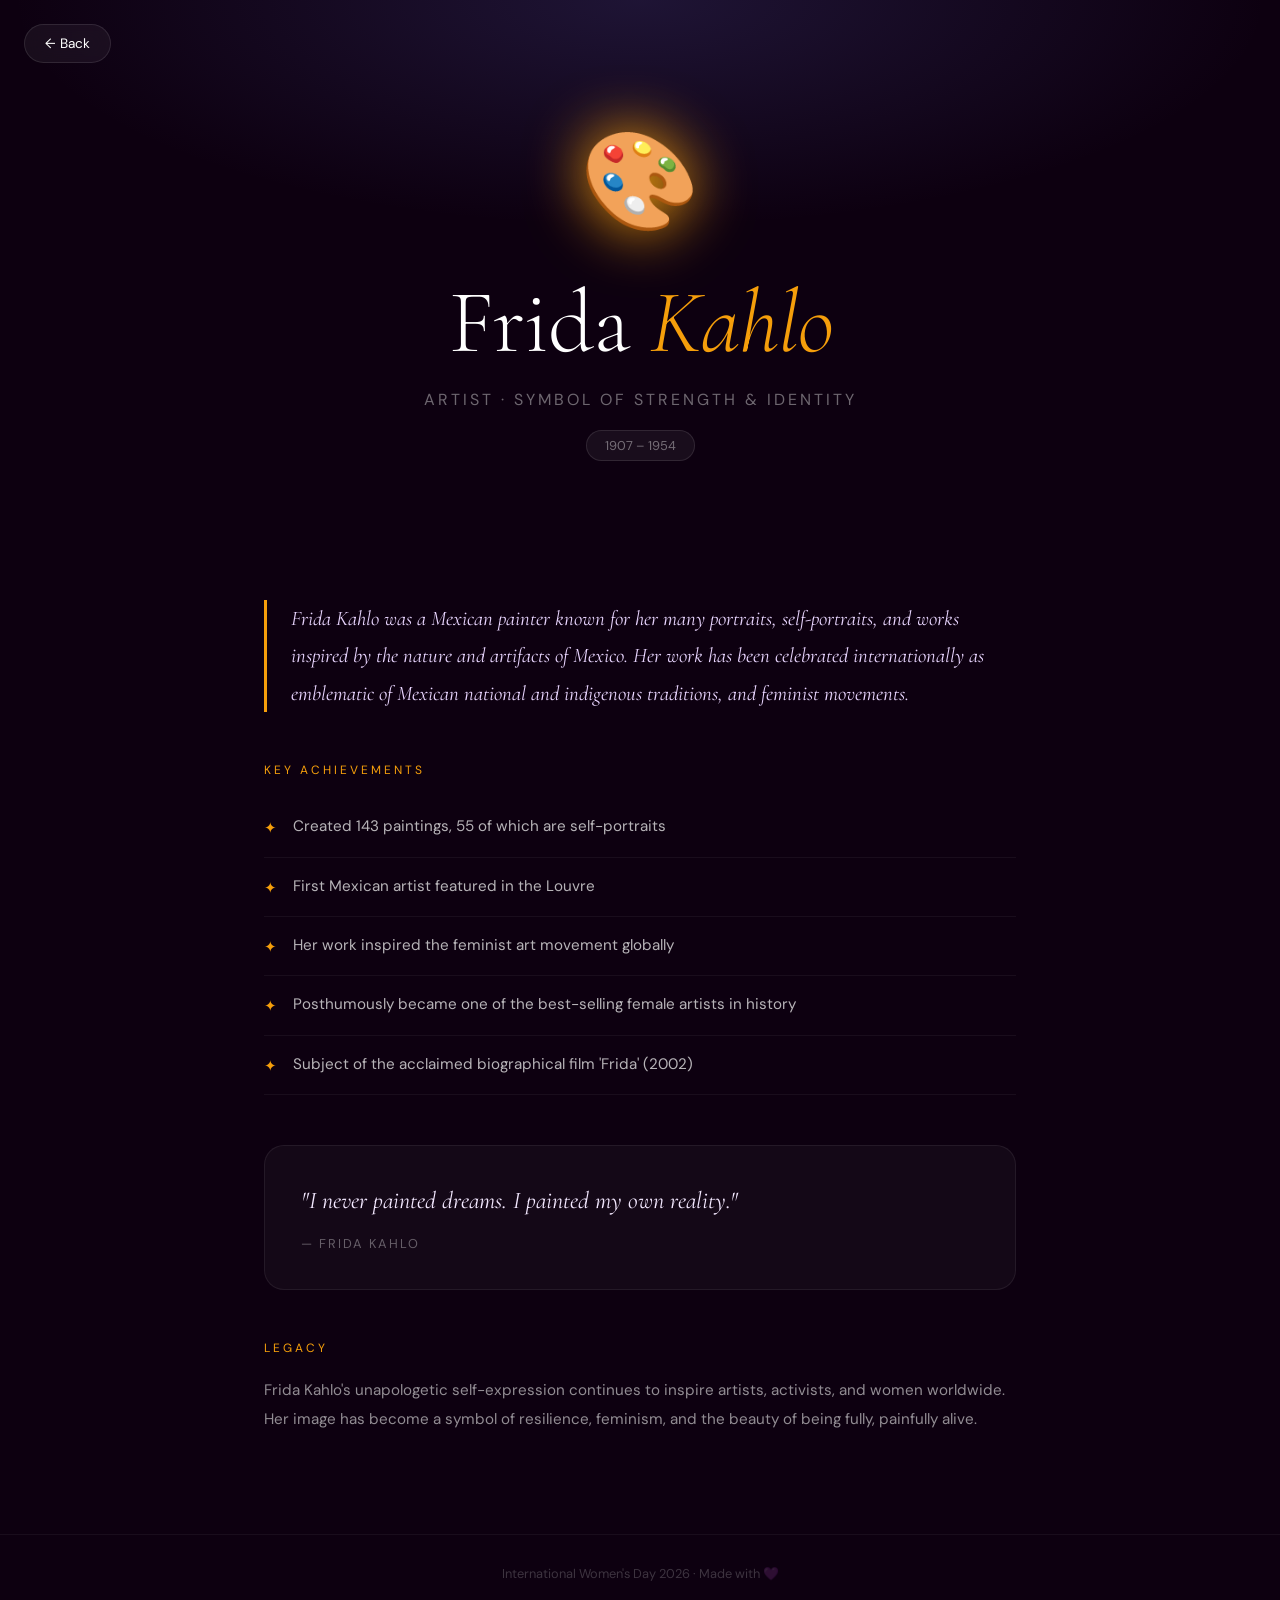
<file: frida.html>
<!DOCTYPE html>
<html lang="en">
<head>
  <meta charset="UTF-8"/><meta name="viewport" content="width=device-width, initial-scale=1.0"/>
  <title>Frida Kahlo · Women's Day 2026</title>
  <link rel="stylesheet" href="woman.css"/>
  <style>:root { --accent: #f59e0b; --accent-dim: rgba(100,100,200,0.2); }</style>
</head>
<body>
  <a href="index.html" class="back-btn">← Back</a>
  <section class="hero">
    <span class="emoji-avatar">🎨</span>
    <h1>Frida <em>Kahlo</em></h1>
    <p class="tagline">Artist · Symbol of Strength & Identity</p>
    <span class="years">1907 – 1954</span>
  </section>
  <div class="content">
    <p class="bio">Frida Kahlo was a Mexican painter known for her many portraits, self-portraits, and works inspired by the nature and artifacts of Mexico. Her work has been celebrated internationally as emblematic of Mexican national and indigenous traditions, and feminist movements.</p>
    <p class="section-title">Key Achievements</p>
    <ul class="achievements">
      <li>Created 143 paintings, 55 of which are self-portraits</li><li>First Mexican artist featured in the Louvre</li><li>Her work inspired the feminist art movement globally</li><li>Posthumously became one of the best-selling female artists in history</li><li>Subject of the acclaimed biographical film 'Frida' (2002)</li>
    </ul>
    <div class="quote-block">
      <p>"I never painted dreams. I painted my own reality."</p>
      <span>— Frida Kahlo</span>
    </div>
    <p class="section-title">Legacy</p>
    <p class="legacy">Frida Kahlo's unapologetic self-expression continues to inspire artists, activists, and women worldwide. Her image has become a symbol of resilience, feminism, and the beauty of being fully, painfully alive.</p>
  </div>
  <footer>International Women's Day 2026 · Made with 💜</footer>
</body>
</html>
</file>
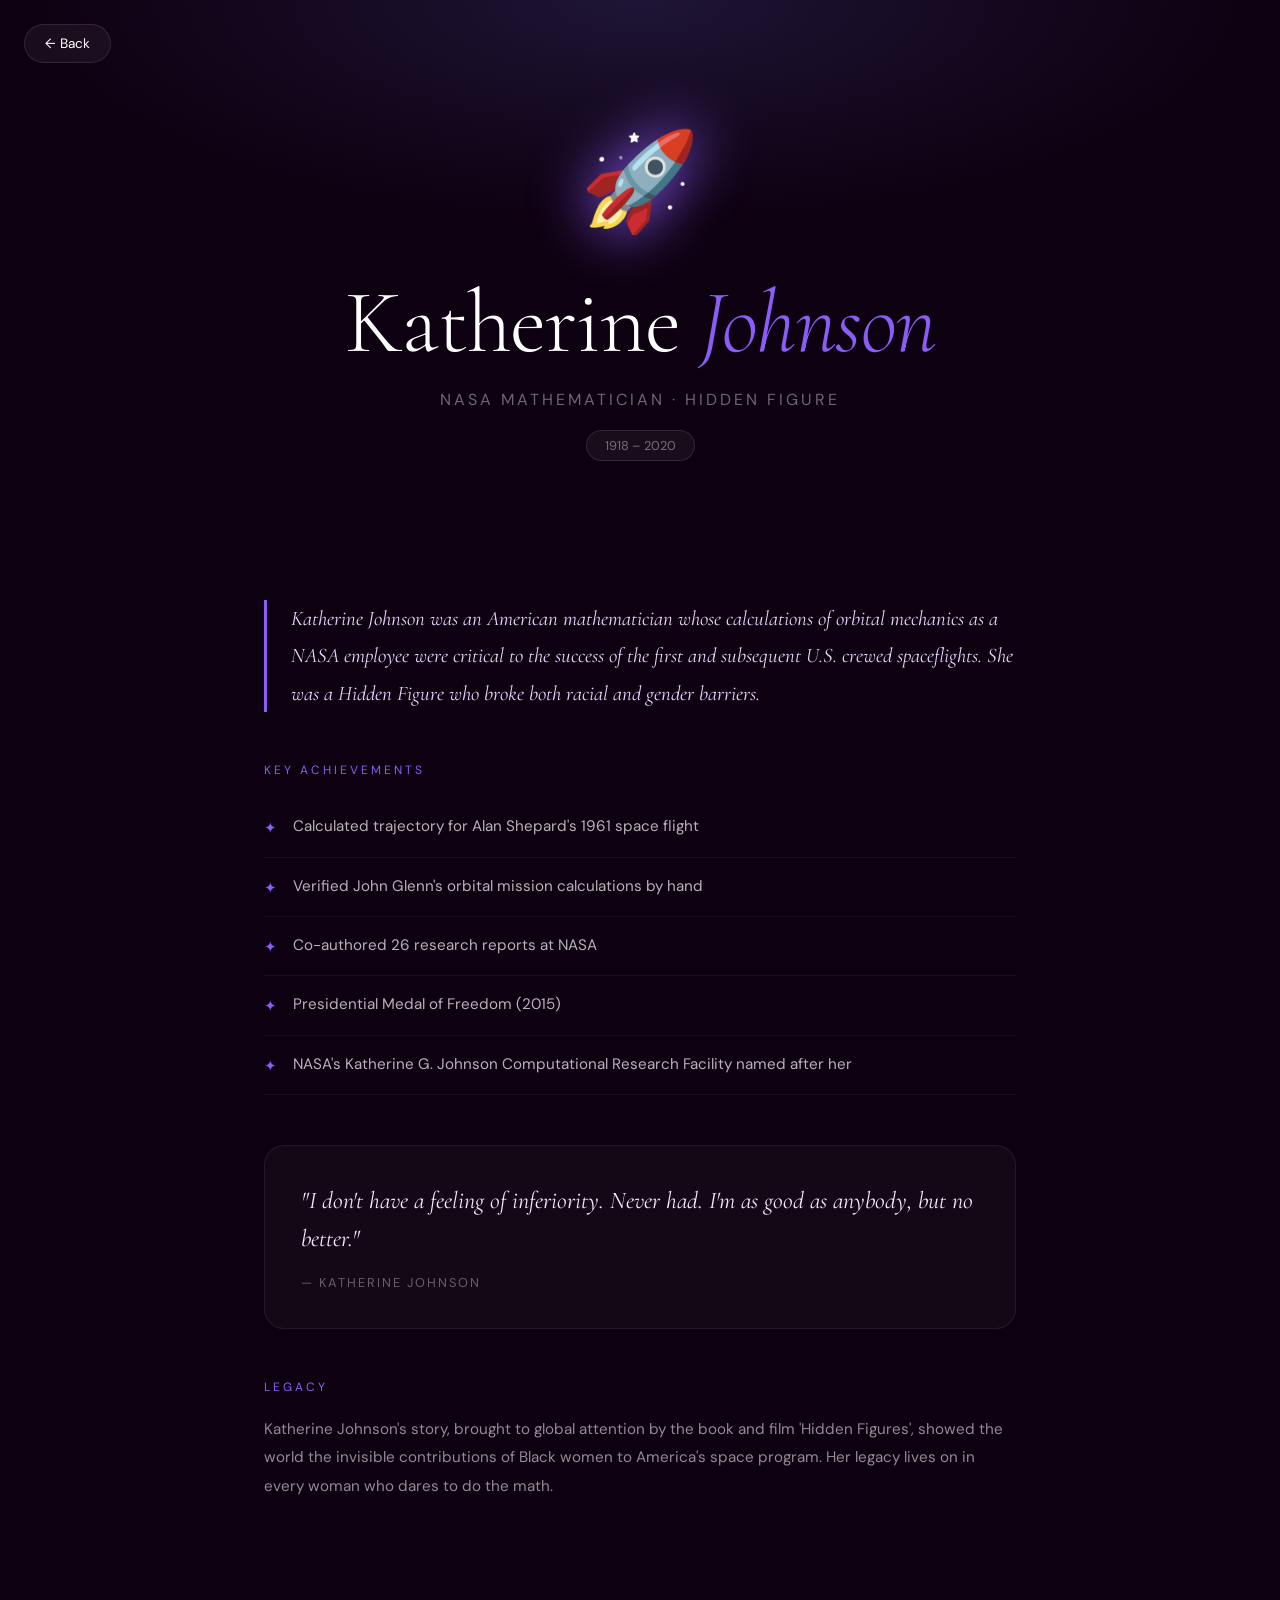
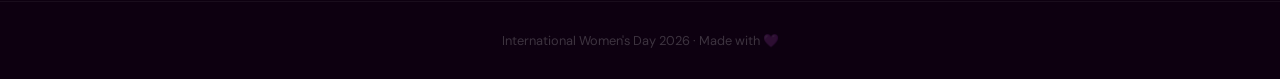
<file: katherine.html>
<!DOCTYPE html>
<html lang="en">
<head>
  <meta charset="UTF-8"/><meta name="viewport" content="width=device-width, initial-scale=1.0"/>
  <title>Katherine Johnson · Women's Day 2026</title>
  <link rel="stylesheet" href="woman.css"/>
  <style>:root { --accent: #8b5cf6; --accent-dim: rgba(100,100,200,0.2); }</style>
</head>
<body>
  <a href="index.html" class="back-btn">← Back</a>
  <section class="hero">
    <span class="emoji-avatar">🚀</span>
    <h1>Katherine <em>Johnson</em></h1>
    <p class="tagline">NASA Mathematician · Hidden Figure</p>
    <span class="years">1918 – 2020</span>
  </section>
  <div class="content">
    <p class="bio">Katherine Johnson was an American mathematician whose calculations of orbital mechanics as a NASA employee were critical to the success of the first and subsequent U.S. crewed spaceflights. She was a Hidden Figure who broke both racial and gender barriers.</p>
    <p class="section-title">Key Achievements</p>
    <ul class="achievements">
      <li>Calculated trajectory for Alan Shepard's 1961 space flight</li><li>Verified John Glenn's orbital mission calculations by hand</li><li>Co-authored 26 research reports at NASA</li><li>Presidential Medal of Freedom (2015)</li><li>NASA's Katherine G. Johnson Computational Research Facility named after her</li>
    </ul>
    <div class="quote-block">
      <p>"I don't have a feeling of inferiority. Never had. I'm as good as anybody, but no better."</p>
      <span>— Katherine Johnson</span>
    </div>
    <p class="section-title">Legacy</p>
    <p class="legacy">Katherine Johnson's story, brought to global attention by the book and film 'Hidden Figures', showed the world the invisible contributions of Black women to America's space program. Her legacy lives on in every woman who dares to do the math.</p>
  </div>
  <footer>International Women's Day 2026 · Made with 💜</footer>
</body>
</html>
</file>
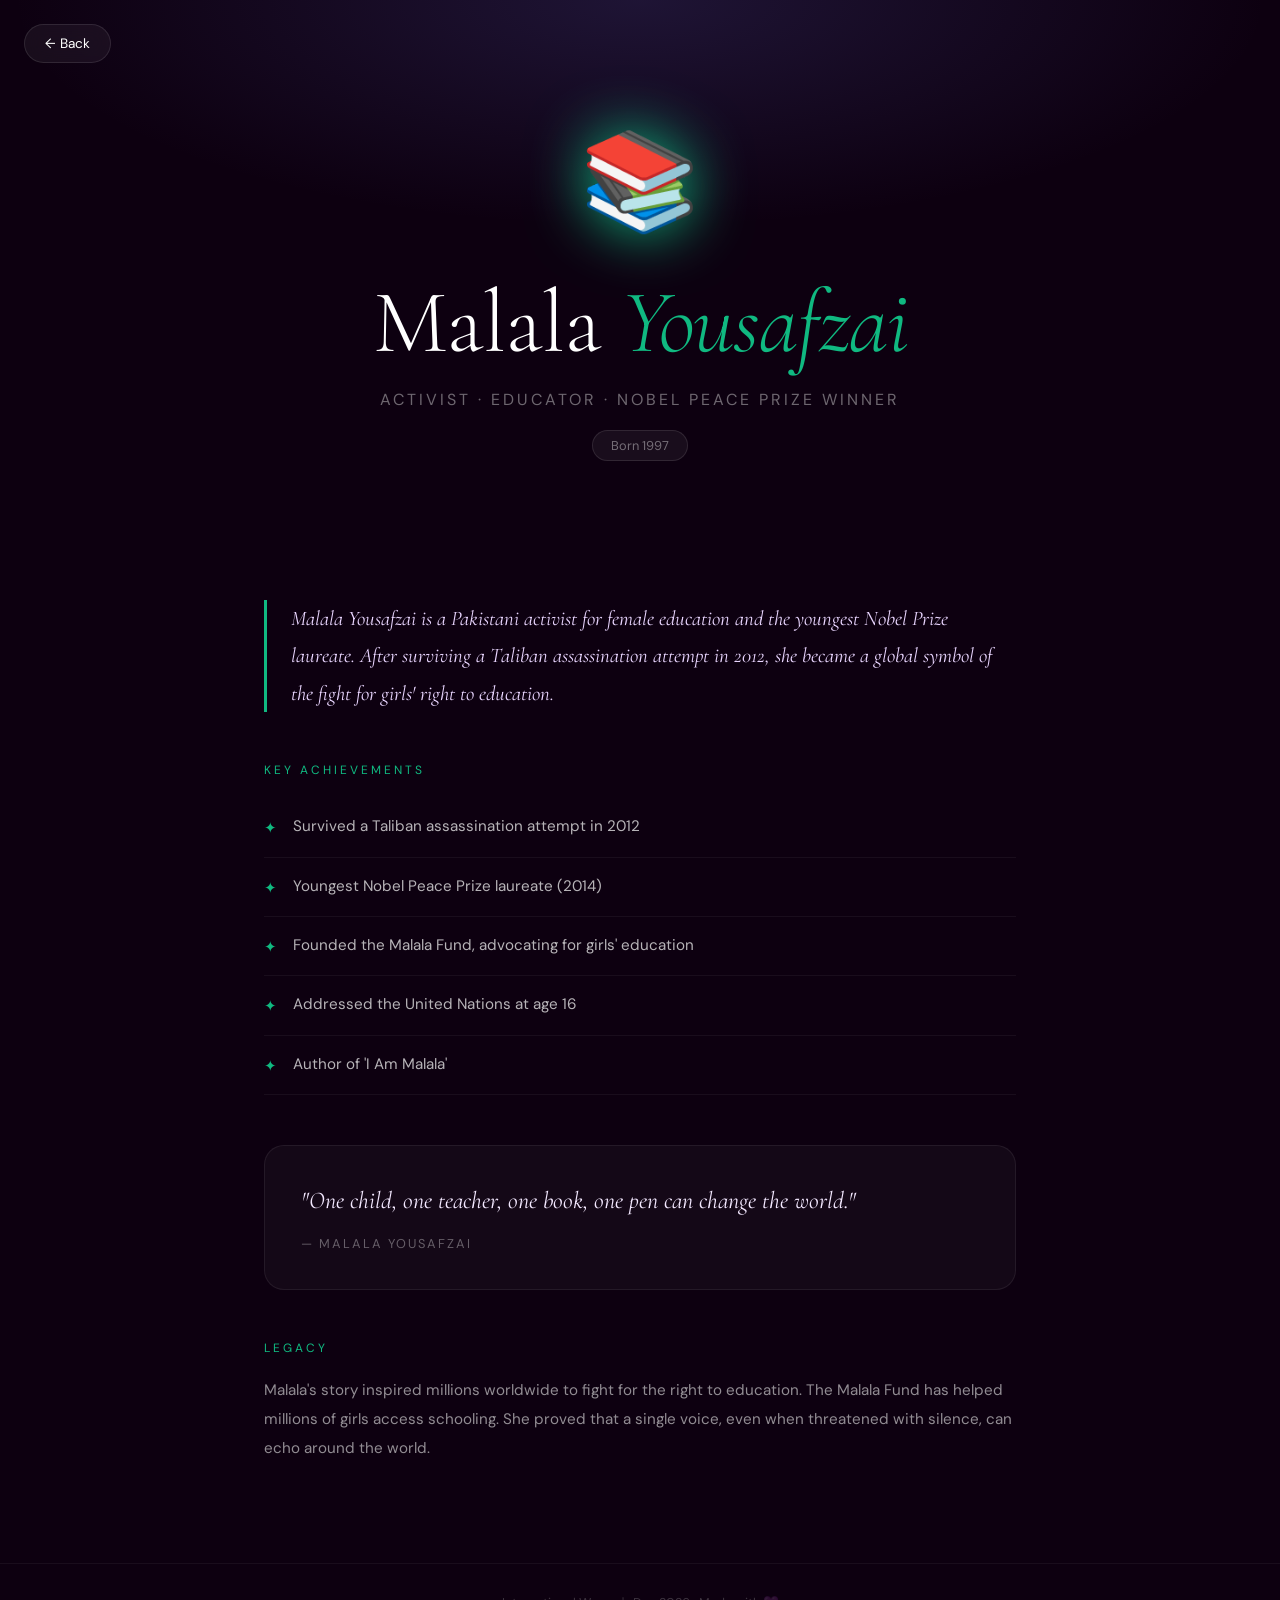
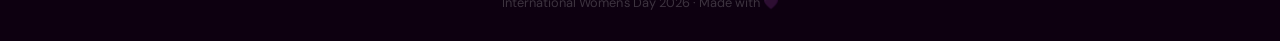
<file: malala.html>
<!DOCTYPE html>
<html lang="en">
<head>
  <meta charset="UTF-8"/><meta name="viewport" content="width=device-width, initial-scale=1.0"/>
  <title>Malala Yousafzai · Women's Day 2026</title>
  <link rel="stylesheet" href="woman.css"/>
  <style>:root { --accent: #10b981; --accent-dim: rgba(100,100,200,0.2); }</style>
</head>
<body>
  <a href="index.html" class="back-btn">← Back</a>
  <section class="hero">
    <span class="emoji-avatar">📚</span>
    <h1>Malala <em>Yousafzai</em></h1>
    <p class="tagline">Activist · Educator · Nobel Peace Prize Winner</p>
    <span class="years">Born 1997</span>
  </section>
  <div class="content">
    <p class="bio">Malala Yousafzai is a Pakistani activist for female education and the youngest Nobel Prize laureate. After surviving a Taliban assassination attempt in 2012, she became a global symbol of the fight for girls' right to education.</p>
    <p class="section-title">Key Achievements</p>
    <ul class="achievements">
      <li>Survived a Taliban assassination attempt in 2012</li><li>Youngest Nobel Peace Prize laureate (2014)</li><li>Founded the Malala Fund, advocating for girls' education</li><li>Addressed the United Nations at age 16</li><li>Author of 'I Am Malala'</li>
    </ul>
    <div class="quote-block">
      <p>"One child, one teacher, one book, one pen can change the world."</p>
      <span>— Malala Yousafzai</span>
    </div>
    <p class="section-title">Legacy</p>
    <p class="legacy">Malala's story inspired millions worldwide to fight for the right to education. The Malala Fund has helped millions of girls access schooling. She proved that a single voice, even when threatened with silence, can echo around the world.</p>
  </div>
  <footer>International Women's Day 2026 · Made with 💜</footer>
</body>
</html>
</file>
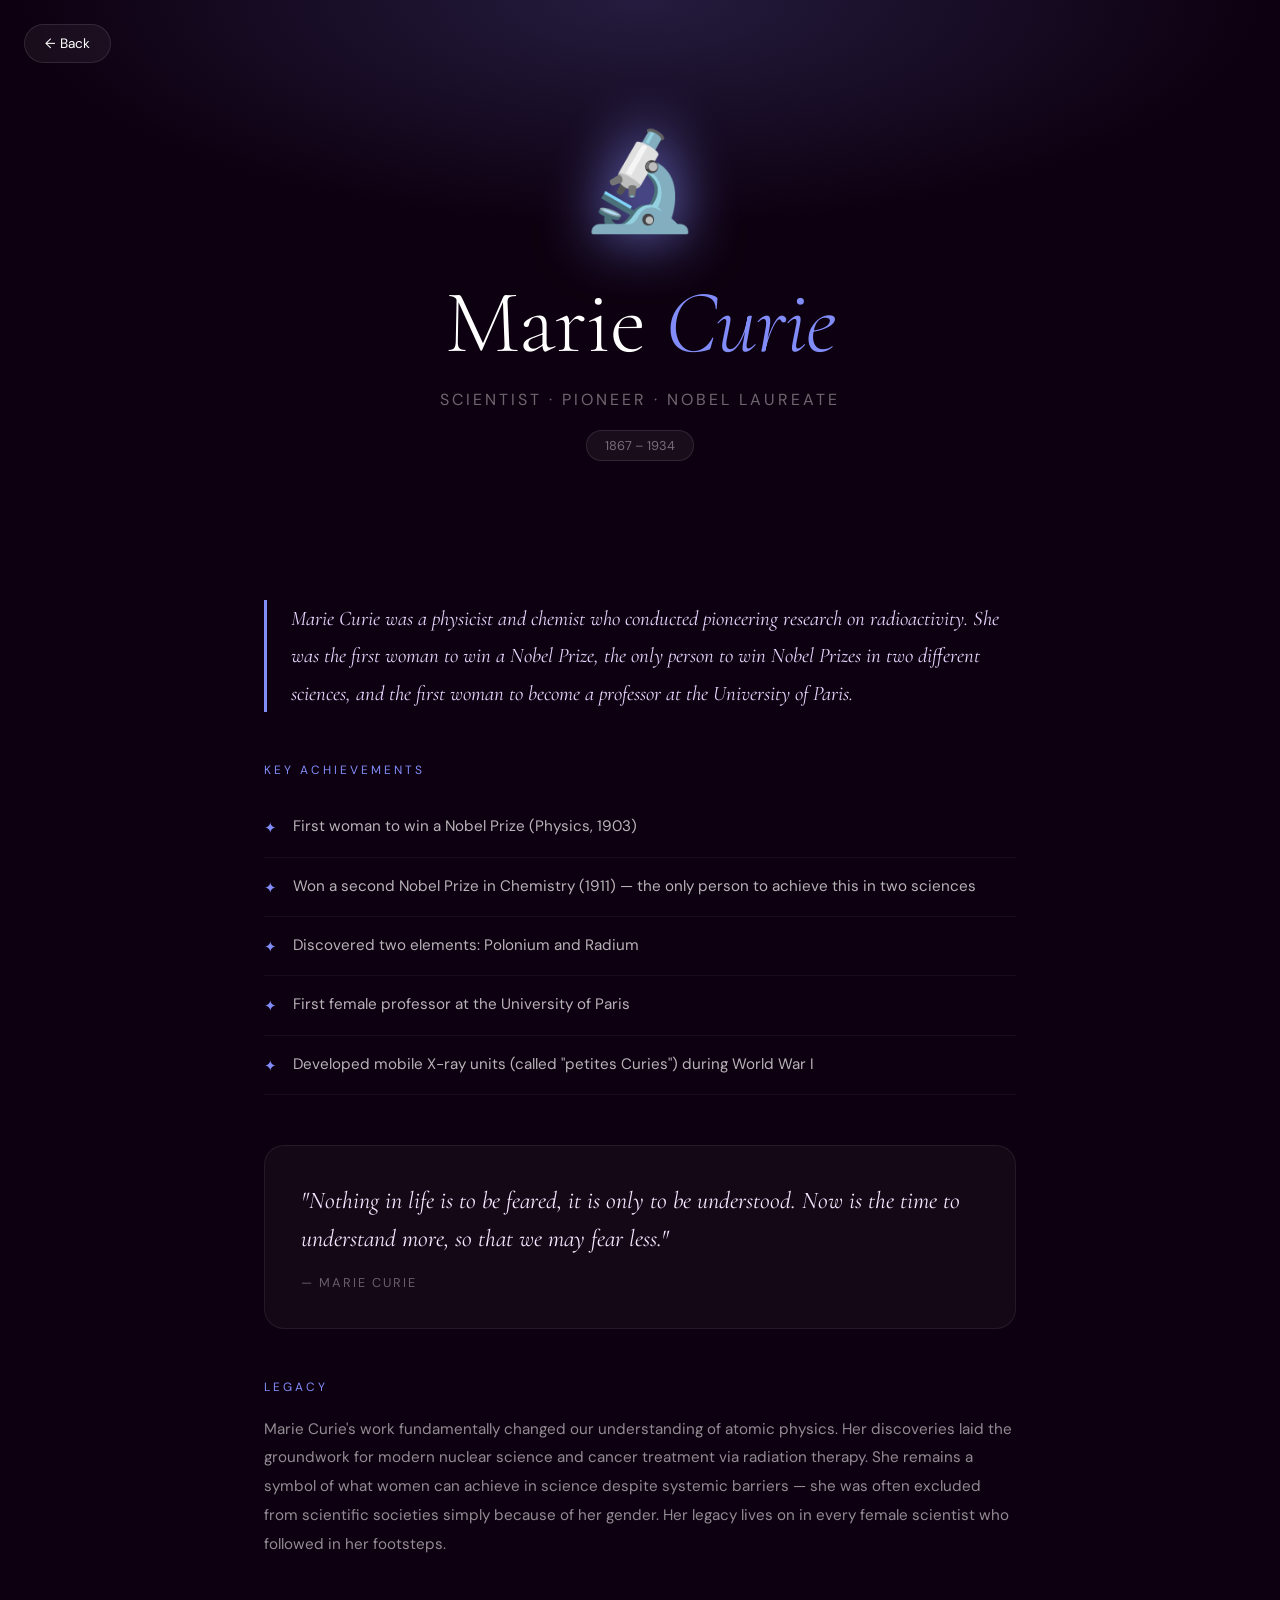
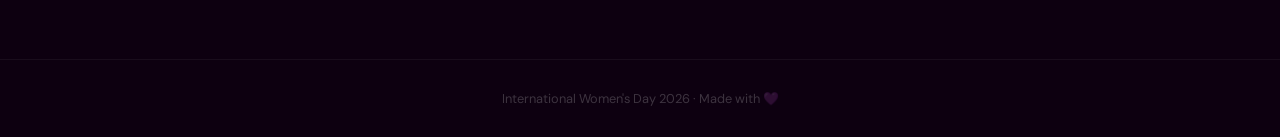
<file: marie-curie.html>
<!DOCTYPE html>
<html lang="en">
<head>
  <meta charset="UTF-8"/><meta name="viewport" content="width=device-width, initial-scale=1.0"/>
  <title>Marie Curie · Women's Day 2026</title>
  <link rel="stylesheet" href="woman.css"/>
  <style>:root { --accent: #818cf8; --accent-dim: rgba(129,140,248,0.2); }</style>
</head>
<body>
  <a href="index.html" class="back-btn">← Back</a>
  <section class="hero">
    <span class="emoji-avatar">🔬</span>
    <h1>Marie <em>Curie</em></h1>
    <p class="tagline">Scientist · Pioneer · Nobel Laureate</p>
    <span class="years">1867 – 1934</span>
  </section>
  <div class="content">
    <p class="bio">Marie Curie was a physicist and chemist who conducted pioneering research on radioactivity. She was the first woman to win a Nobel Prize, the only person to win Nobel Prizes in two different sciences, and the first woman to become a professor at the University of Paris.</p>
    <p class="section-title">Key Achievements</p>
    <ul class="achievements">
      <li>First woman to win a Nobel Prize (Physics, 1903)</li>
      <li>Won a second Nobel Prize in Chemistry (1911) — the only person to achieve this in two sciences</li>
      <li>Discovered two elements: Polonium and Radium</li>
      <li>First female professor at the University of Paris</li>
      <li>Developed mobile X-ray units (called "petites Curies") during World War I</li>
    </ul>
    <div class="quote-block">
      <p>"Nothing in life is to be feared, it is only to be understood. Now is the time to understand more, so that we may fear less."</p>
      <span>— Marie Curie</span>
    </div>
    <p class="section-title">Legacy</p>
    <p class="legacy">Marie Curie's work fundamentally changed our understanding of atomic physics. Her discoveries laid the groundwork for modern nuclear science and cancer treatment via radiation therapy. She remains a symbol of what women can achieve in science despite systemic barriers — she was often excluded from scientific societies simply because of her gender. Her legacy lives on in every female scientist who followed in her footsteps.</p>
  </div>
  <footer>International Women's Day 2026 · Made with 💜</footer>
</body>
</html>
</file>
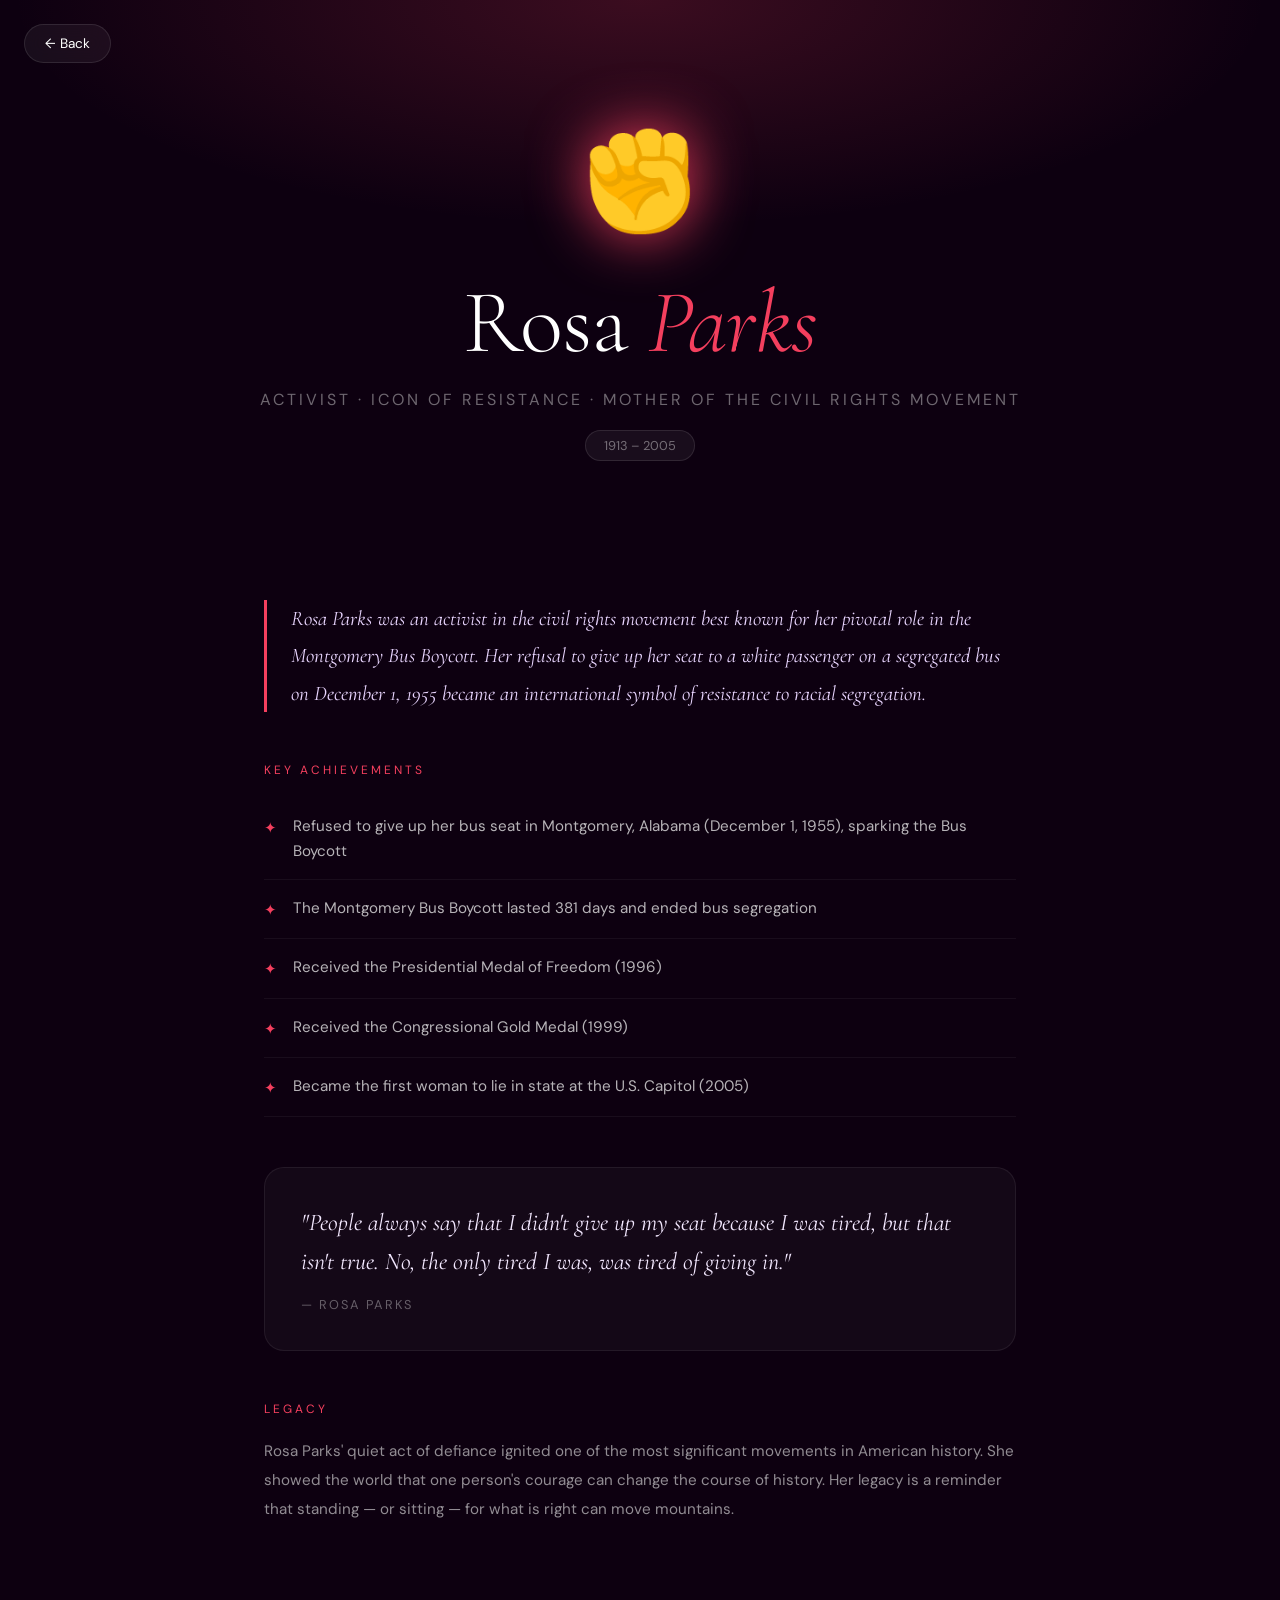
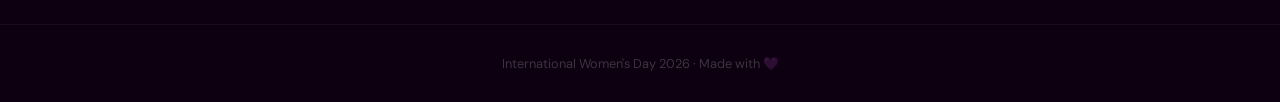
<file: rosa-parks.html>
<!DOCTYPE html>
<html lang="en">
<head>
  <meta charset="UTF-8"/><meta name="viewport" content="width=device-width, initial-scale=1.0"/>
  <title>Rosa Parks · Women's Day 2026</title>
  <link rel="stylesheet" href="woman.css"/>
  <style>:root { --accent: #f43f5e; --accent-dim: rgba(244,63,94,0.2); }</style>
</head>
<body>
  <a href="index.html" class="back-btn">← Back</a>
  <section class="hero">
    <span class="emoji-avatar">✊</span>
    <h1>Rosa <em>Parks</em></h1>
    <p class="tagline">Activist · Icon of Resistance · Mother of the Civil Rights Movement</p>
    <span class="years">1913 – 2005</span>
  </section>
  <div class="content">
    <p class="bio">Rosa Parks was an activist in the civil rights movement best known for her pivotal role in the Montgomery Bus Boycott. Her refusal to give up her seat to a white passenger on a segregated bus on December 1, 1955 became an international symbol of resistance to racial segregation.</p>
    <p class="section-title">Key Achievements</p>
    <ul class="achievements">
      <li>Refused to give up her bus seat in Montgomery, Alabama (December 1, 1955), sparking the Bus Boycott</li>
      <li>The Montgomery Bus Boycott lasted 381 days and ended bus segregation</li>
      <li>Received the Presidential Medal of Freedom (1996)</li>
      <li>Received the Congressional Gold Medal (1999)</li>
      <li>Became the first woman to lie in state at the U.S. Capitol (2005)</li>
    </ul>
    <div class="quote-block">
      <p>"People always say that I didn't give up my seat because I was tired, but that isn't true. No, the only tired I was, was tired of giving in."</p>
      <span>— Rosa Parks</span>
    </div>
    <p class="section-title">Legacy</p>
    <p class="legacy">Rosa Parks' quiet act of defiance ignited one of the most significant movements in American history. She showed the world that one person's courage can change the course of history. Her legacy is a reminder that standing — or sitting — for what is right can move mountains.</p>
  </div>
  <footer>International Women's Day 2026 · Made with 💜</footer>
</body>
</html>
</file>
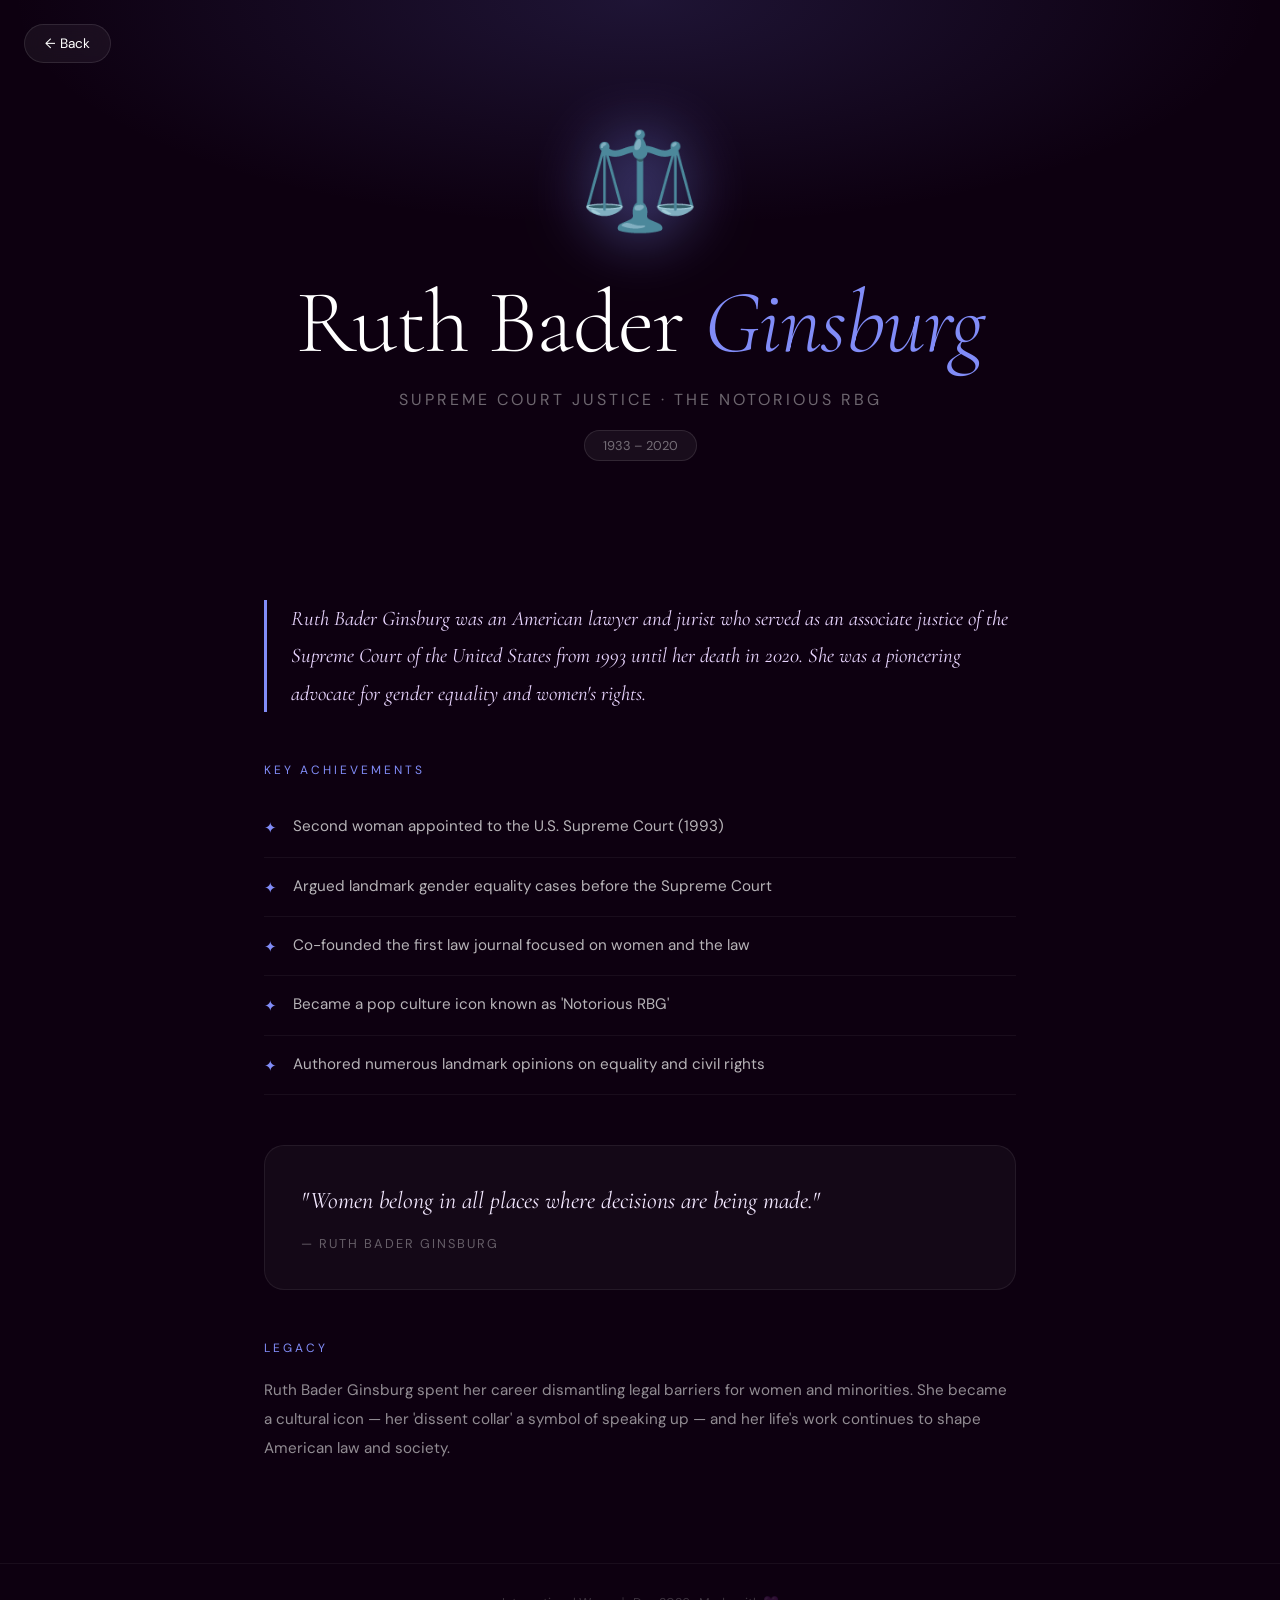
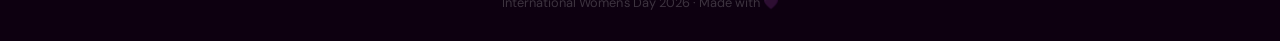
<file: ruth.html>
<!DOCTYPE html>
<html lang="en">
<head>
  <meta charset="UTF-8"/><meta name="viewport" content="width=device-width, initial-scale=1.0"/>
  <title>Ruth Bader Ginsburg · Women's Day 2026</title>
  <link rel="stylesheet" href="woman.css"/>
  <style>:root { --accent: #818cf8; --accent-dim: rgba(100,100,200,0.2); }</style>
</head>
<body>
  <a href="index.html" class="back-btn">← Back</a>
  <section class="hero">
    <span class="emoji-avatar">⚖️</span>
    <h1>Ruth Bader <em>Ginsburg</em></h1>
    <p class="tagline">Supreme Court Justice · The Notorious RBG</p>
    <span class="years">1933 – 2020</span>
  </section>
  <div class="content">
    <p class="bio">Ruth Bader Ginsburg was an American lawyer and jurist who served as an associate justice of the Supreme Court of the United States from 1993 until her death in 2020. She was a pioneering advocate for gender equality and women's rights.</p>
    <p class="section-title">Key Achievements</p>
    <ul class="achievements">
      <li>Second woman appointed to the U.S. Supreme Court (1993)</li><li>Argued landmark gender equality cases before the Supreme Court</li><li>Co-founded the first law journal focused on women and the law</li><li>Became a pop culture icon known as 'Notorious RBG'</li><li>Authored numerous landmark opinions on equality and civil rights</li>
    </ul>
    <div class="quote-block">
      <p>"Women belong in all places where decisions are being made."</p>
      <span>— Ruth Bader Ginsburg</span>
    </div>
    <p class="section-title">Legacy</p>
    <p class="legacy">Ruth Bader Ginsburg spent her career dismantling legal barriers for women and minorities. She became a cultural icon — her 'dissent collar' a symbol of speaking up — and her life's work continues to shape American law and society.</p>
  </div>
  <footer>International Women's Day 2026 · Made with 💜</footer>
</body>
</html>
</file>
<file: woman.css>
@import url('https://fonts.googleapis.com/css2?family=Cormorant+Garamond:ital,wght@0,300;0,600;1,300;1,600&family=DM+Sans:wght@300;400;500&display=swap');

*, *::before, *::after { margin: 0; padding: 0; box-sizing: border-box; }

body {
  font-family: 'DM Sans', sans-serif;
  background: #0d0010;
  color: #fff;
  min-height: 100vh;
}

.back-btn {
  position: fixed;
  top: 24px;
  left: 24px;
  z-index: 100;
  background: rgba(255,255,255,0.05);
  border: 1px solid rgba(255,255,255,0.1);
  color: #fff;
  padding: 10px 20px;
  border-radius: 100px;
  font-size: 0.85rem;
  text-decoration: none;
  backdrop-filter: blur(10px);
  transition: background 0.2s;
}
.back-btn:hover { background: rgba(255,255,255,0.1); }

.hero {
  min-height: 60vh;
  display: flex;
  flex-direction: column;
  align-items: center;
  justify-content: center;
  text-align: center;
  padding: 100px 24px 60px;
  position: relative;
  overflow: hidden;
}

.hero::before {
  content: '';
  position: absolute;
  inset: 0;
  background: radial-gradient(ellipse 70% 60% at 50% 0%, var(--accent-dim) 0%, transparent 70%);
}

.emoji-avatar {
  font-size: 6rem;
  display: block;
  margin-bottom: 24px;
  position: relative;
  z-index: 1;
  filter: drop-shadow(0 0 30px var(--accent));
}

h1 {
  font-family: 'Cormorant Garamond', serif;
  font-size: clamp(2.5rem, 7vw, 6rem);
  font-weight: 300;
  letter-spacing: -1px;
  position: relative;
  z-index: 1;
  margin-bottom: 12px;
}

h1 em {
  font-style: italic;
  color: var(--accent);
}

.tagline {
  font-size: 1rem;
  color: rgba(255,255,255,0.4);
  letter-spacing: 3px;
  text-transform: uppercase;
  position: relative;
  z-index: 1;
  margin-bottom: 20px;
}

.years {
  display: inline-block;
  background: rgba(255,255,255,0.05);
  border: 1px solid rgba(255,255,255,0.1);
  border-radius: 100px;
  padding: 6px 18px;
  font-size: 0.8rem;
  color: rgba(255,255,255,0.4);
  position: relative;
  z-index: 1;
}

.content {
  max-width: 800px;
  margin: 0 auto;
  padding: 60px 24px 100px;
}

.bio {
  font-family: 'Cormorant Garamond', serif;
  font-size: 1.3rem;
  font-style: italic;
  color: #e9d5ff;
  line-height: 1.8;
  margin-bottom: 50px;
  border-left: 3px solid var(--accent);
  padding-left: 24px;
}

.section-title {
  font-size: 0.75rem;
  letter-spacing: 3px;
  text-transform: uppercase;
  color: var(--accent);
  margin-bottom: 20px;
}

.achievements {
  list-style: none;
  margin-bottom: 50px;
}

.achievements li {
  display: flex;
  gap: 16px;
  padding: 16px 0;
  border-bottom: 1px solid rgba(255,255,255,0.05);
  color: rgba(255,255,255,0.7);
  font-size: 0.95rem;
  line-height: 1.6;
}

.achievements li::before {
  content: '✦';
  color: var(--accent);
  flex-shrink: 0;
  margin-top: 2px;
}

.quote-block {
  background: rgba(255,255,255,0.03);
  border: 1px solid rgba(255,255,255,0.07);
  border-radius: 20px;
  padding: 36px;
  margin-bottom: 50px;
}

.quote-block p {
  font-family: 'Cormorant Garamond', serif;
  font-size: 1.5rem;
  font-style: italic;
  color: #f3e8ff;
  line-height: 1.6;
  margin-bottom: 12px;
}

.quote-block span {
  font-size: 0.8rem;
  color: rgba(255,255,255,0.35);
  letter-spacing: 2px;
  text-transform: uppercase;
}

.legacy {
  font-size: 0.95rem;
  color: rgba(255,255,255,0.55);
  line-height: 1.9;
}

footer {
  text-align: center;
  padding: 30px;
  border-top: 1px solid rgba(255,255,255,0.05);
  color: rgba(255,255,255,0.2);
  font-size: 0.8rem;
}
</file>
